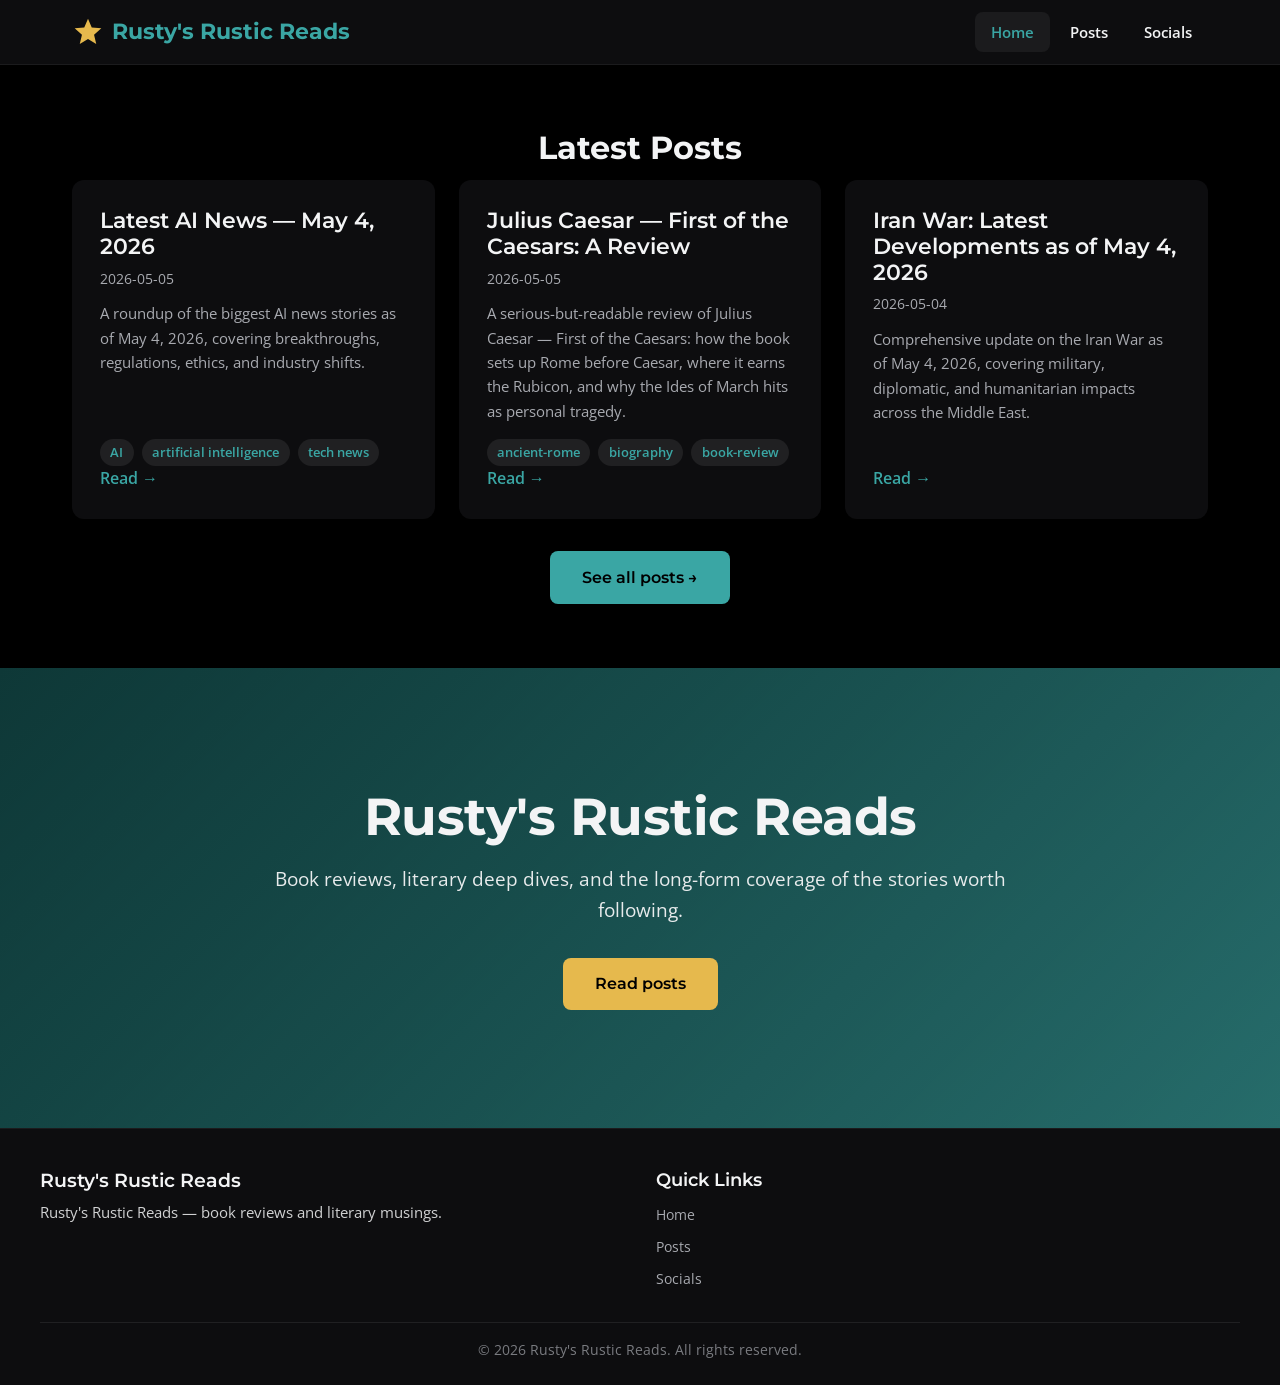
<file: index.html>
<!DOCTYPE html>
<html lang="en">
<head>
    <meta charset="UTF-8">
    <meta name="viewport" content="width=device-width, initial-scale=1.0">
    <meta name="robots" content="index, follow">
    <title>Rusty&#x27;s Rustic Reads | Book reviews and literary musings.</title>
    <meta name="description" content="A cozy corner of the internet where Rusty shares thoughtful book reviews, deep dives into literature, and personal reflections on the stories that shape us.">
    <link rel="canonical" href="https://rostyslav296.github.io/rusty-site/index.html">
        <meta property="og:title" content="Rusty&#x27;s Rustic Reads | Book reviews and literary musings.">
    <meta property="og:description" content="A cozy corner of the internet where Rusty shares thoughtful book reviews, deep dives into literature, and personal reflections on the stories that shape us.">
    <meta property="og:type" content="website">
    <meta property="og:site_name" content="Rusty&#x27;s Rustic Reads">
    <meta property="og:url" content="https://rostyslav296.github.io/rusty-site/index.html">
            <meta name="twitter:card" content="summary_large_image">
    <meta name="twitter:title" content="Rusty&#x27;s Rustic Reads | Book reviews and literary musings.">
    <meta name="twitter:description" content="A cozy corner of the internet where Rusty shares thoughtful book reviews, deep dives into literature, and personal reflections on the stories that shape us.">
        <link rel="preconnect" href="https://fonts.googleapis.com">
    <link rel="preconnect" href="https://fonts.gstatic.com" crossorigin>
    <link href="https://fonts.googleapis.com/css2?family=Montserrat:wght@600;700&family=Open%20Sans:wght@400;600&display=swap" rel="stylesheet">
    <link rel="stylesheet" href="css/styles.css">
    </head>
<body>

    <header class="header">
        <div class="container">
            <a href="index.html" class="logo">
                <svg viewBox="0 0 24 24" xmlns="http://www.w3.org/2000/svg"><path d="M12 2L9.19 8.63L2 9.24L7.46 13.97L5.82 21L12 17.27L18.18 21L16.54 13.97L22 9.24L14.81 8.63L12 2Z"/></svg>
                Rusty&#x27;s Rustic Reads
            </a>
            <button class="nav-toggle" aria-label="Toggle navigation">
                <span></span>
                <span></span>
                <span></span>
            </button>
            <ul class="nav-links">
                <li><a href="index.html">Home</a></li>
                <li><a href="posts.html">Posts</a></li>
                <li><a href="social.html">Socials</a></li>
            </ul>
        </div>
    </header>

    <section class="section" id="latest">
        <div class="container">
            <h2 class="section-title">Latest Posts</h2>
            <div class="reviews-grid">
                <a class="post-card post-card-link" href="posts/2026-05-05-latest-ai-news-may-4-2026.html">
                    <h3>Latest AI News — May 4, 2026</h3>
                    <p class="post-meta">2026-05-05</p>
                    <p class="post-excerpt">A roundup of the biggest AI news stories as of May 4, 2026, covering breakthroughs, regulations, ethics, and industry shifts.</p>
                    <div><span class="post-tag">AI</span> <span class="post-tag">artificial intelligence</span> <span class="post-tag">tech news</span></div>
                    <span class="post-card-cta">Read &rarr;</span>
                </a>
                <a class="post-card post-card-link" href="posts/2026-05-05-julius-caesar-first-of-the-caesars.html">
                    <h3>Julius Caesar — First of the Caesars: A Review</h3>
                    <p class="post-meta">2026-05-05</p>
                    <p class="post-excerpt">A serious-but-readable review of Julius Caesar — First of the Caesars: how the book sets up Rome before Caesar, where it earns the Rubicon, and why the Ides of March hits as personal tragedy.</p>
                    <div><span class="post-tag">ancient-rome</span> <span class="post-tag">biography</span> <span class="post-tag">book-review</span></div>
                    <span class="post-card-cta">Read &rarr;</span>
                </a>
                <a class="post-card post-card-link" href="posts/2026-05-04-iran-war-latest-developments-may-4.html">
                    <h3>Iran War: Latest Developments as of May 4, 2026</h3>
                    <p class="post-meta">2026-05-04</p>
                    <p class="post-excerpt">Comprehensive update on the Iran War as of May 4, 2026, covering military, diplomatic, and humanitarian impacts across the Middle East.</p>
                    <span class="post-card-cta">Read &rarr;</span>
                </a>
            </div>
            <p class="text-center mt-2"><a href="posts.html" class="btn btn-teal">See all posts &rarr;</a></p>
        </div>
    </section>

    <section class="hero">
        <div class="hero-content">
            <h1>Rusty&#x27;s Rustic Reads</h1>
            <p class="tagline">Book reviews, literary deep dives, and the long-form coverage of the stories worth following.</p>
            <div class="cta-buttons">
                <a href="posts.html" class="btn btn-primary">Read posts</a>
            </div>
        </div>
    </section>

    <footer class="footer">
        <div class="footer-content">
            <div class="footer-info">
                <h3>Rusty&#x27;s Rustic Reads</h3>
                <p>Rusty&#x27;s Rustic Reads — book reviews and literary musings.</p>
            </div>
            <div class="footer-links">
                <h4>Quick Links</h4>
                <ul>
                    <li><a href="index.html">Home</a></li>
                    <li><a href="posts.html">Posts</a></li>
                    <li><a href="social.html">Socials</a></li>
                </ul>
            </div>
        </div>
        <div class="footer-bottom">&copy; 2026 Rusty&#x27;s Rustic Reads. All rights reserved.</div>
    </footer>

    <script src="js/main.js"></script>
</body>
</html>
</file>
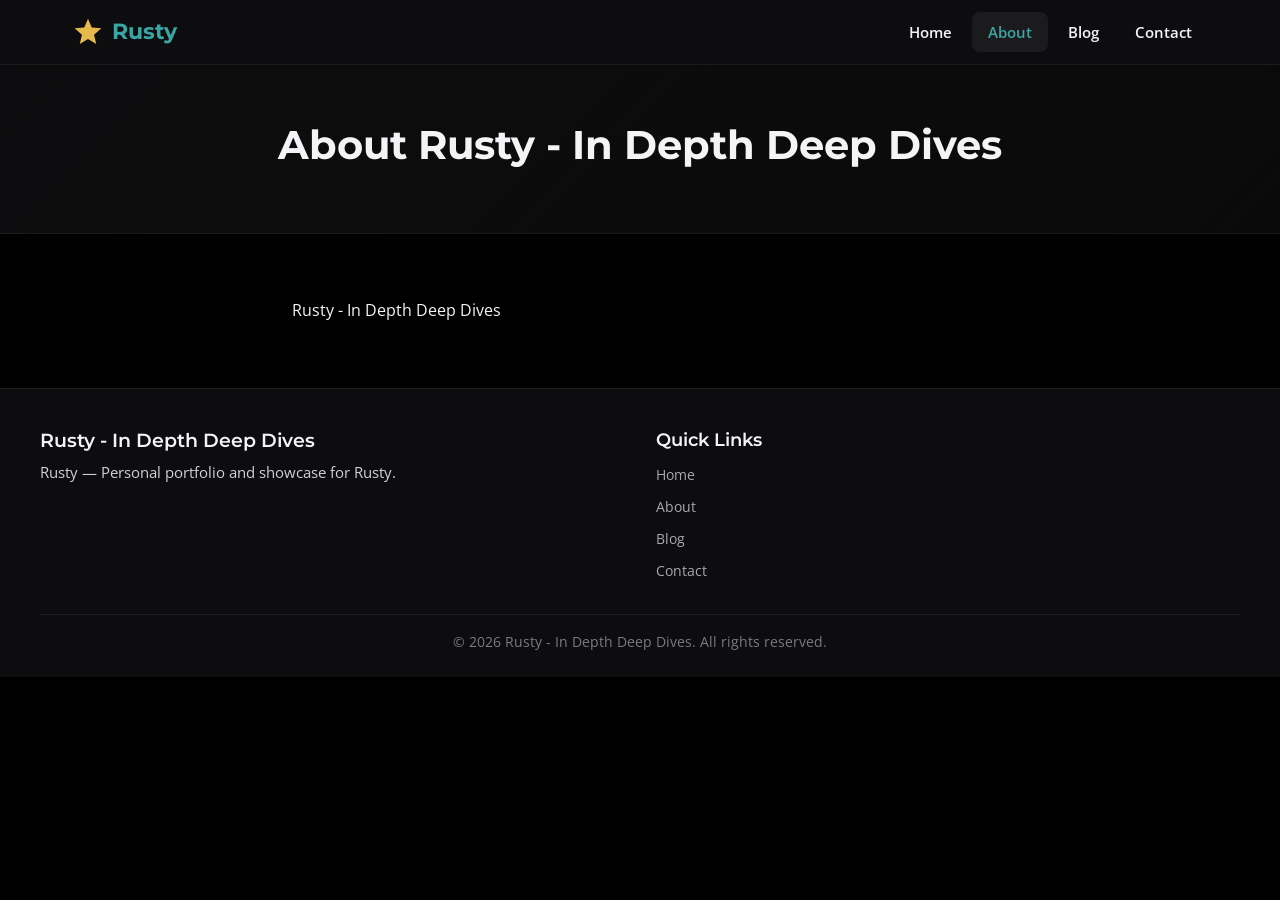
<file: about.html>
<!DOCTYPE html>
<html lang="en">
<head>
    <meta charset="UTF-8">
    <meta name="viewport" content="width=device-width, initial-scale=1.0">
    <meta name="robots" content="index, follow">
    <title>About | Rusty - In Depth Deep Dives</title>
    <meta name="description" content="Rusty - In Depth Deep Dives">
    <link rel="canonical" href="https://rostyslav296.github.io/rusty-site/about.html">
        <meta property="og:title" content="About | Rusty - In Depth Deep Dives">
    <meta property="og:description" content="Rusty - In Depth Deep Dives">
    <meta property="og:type" content="website">
    <meta property="og:site_name" content="Rusty - In Depth Deep Dives">
    <meta property="og:url" content="https://rostyslav296.github.io/rusty-site/about.html">
            <meta name="twitter:card" content="summary_large_image">
    <meta name="twitter:title" content="About | Rusty - In Depth Deep Dives">
    <meta name="twitter:description" content="Rusty - In Depth Deep Dives">
        <link rel="preconnect" href="https://fonts.googleapis.com">
    <link rel="preconnect" href="https://fonts.gstatic.com" crossorigin>
    <link href="https://fonts.googleapis.com/css2?family=Montserrat:wght@600;700&family=Open%20Sans:wght@400;600&display=swap" rel="stylesheet">
    <link rel="stylesheet" href="css/styles.css">
    </head>
<body>

    <header class="header">
        <div class="container">
            <a href="index.html" class="logo">
                <svg viewBox="0 0 24 24" xmlns="http://www.w3.org/2000/svg"><path d="M12 2L9.19 8.63L2 9.24L7.46 13.97L5.82 21L12 17.27L18.18 21L16.54 13.97L22 9.24L14.81 8.63L12 2Z"/></svg>
                Rusty
            </a>
            <button class="nav-toggle" aria-label="Toggle navigation">
                <span></span>
                <span></span>
                <span></span>
            </button>
            <ul class="nav-links">
                <li><a href="index.html">Home</a></li>
                <li><a href="about.html">About</a></li>
                <li><a href="blog/index.html">Blog</a></li>
                <li><a href="contact.html">Contact</a></li>
            </ul>
        </div>
    </header>

    <section class="page-header">
        <h1>About Rusty - In Depth Deep Dives</h1>
        <p></p>
    </section>

    <section class="section">
        <div class="container" style="max-width: 760px;">
                <p>Rusty - In Depth Deep Dives</p>
        </div>
    </section>

    <footer class="footer">
        <div class="footer-content">
            <div class="footer-info">
                <h3>Rusty - In Depth Deep Dives</h3>
                <p>Rusty — Personal portfolio and showcase for Rusty.</p>
            </div>
            <div class="footer-links">
                <h4>Quick Links</h4>
                <ul>
                    <li><a href="index.html">Home</a></li>
                    <li><a href="about.html">About</a></li>
                    <li><a href="blog/index.html">Blog</a></li>
                    <li><a href="contact.html">Contact</a></li>
                </ul>
            </div>
        </div>
        <div class="footer-bottom">&copy; 2026 Rusty - In Depth Deep Dives. All rights reserved.</div>
    </footer>

    <script src="js/main.js"></script>
</body>
</html>
</file>
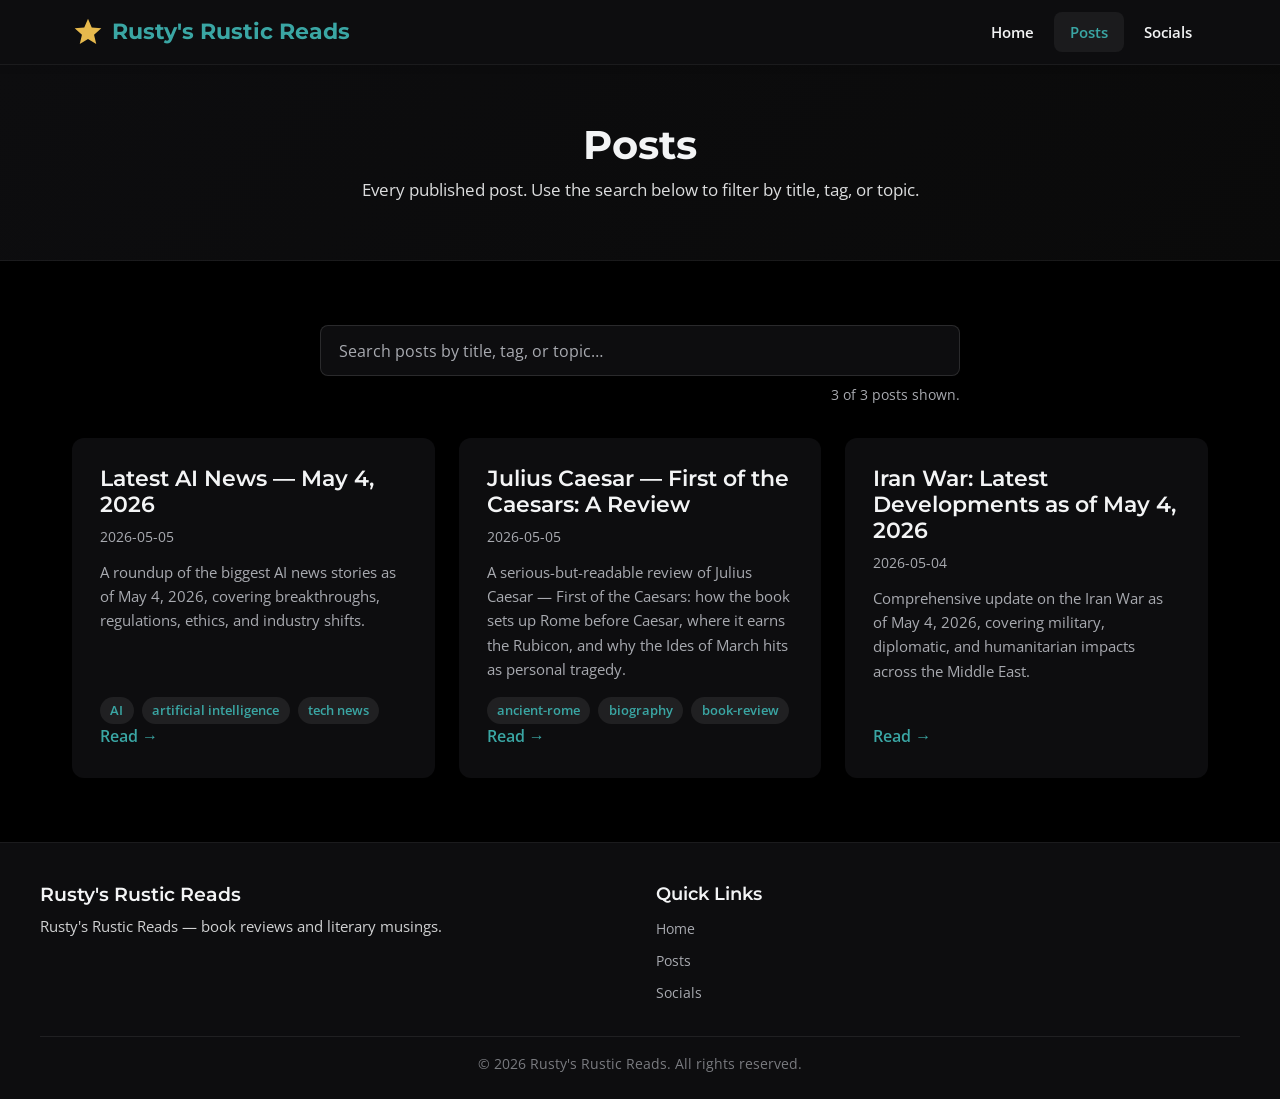
<file: posts.html>
<!DOCTYPE html>
<html lang="en">
<head>
    <meta charset="UTF-8">
    <meta name="viewport" content="width=device-width, initial-scale=1.0">
    <meta name="robots" content="index, follow">
    <title>All Posts | Rusty&amp;#x27;s Rustic Reads — Long-Form Articles &amp; Coverage</title>
    <meta name="description" content="Every published post from Rusty&#x27;s Rustic Reads — long-form articles, in-depth coverage, and analysis. Search by title, tag, or topic.">
    <link rel="canonical" href="https://rostyslav296.github.io/rusty-site/posts.html">
        <meta property="og:title" content="All Posts | Rusty&amp;#x27;s Rustic Reads — Long-Form Articles &amp; Coverage">
    <meta property="og:description" content="Every published post from Rusty&#x27;s Rustic Reads — long-form articles, in-depth coverage, and analysis. Search by title, tag, or topic.">
    <meta property="og:type" content="website">
    <meta property="og:site_name" content="Rusty&#x27;s Rustic Reads">
    <meta property="og:url" content="https://rostyslav296.github.io/rusty-site/posts.html">
            <meta name="twitter:card" content="summary_large_image">
    <meta name="twitter:title" content="All Posts | Rusty&amp;#x27;s Rustic Reads — Long-Form Articles &amp; Coverage">
    <meta name="twitter:description" content="Every published post from Rusty&#x27;s Rustic Reads — long-form articles, in-depth coverage, and analysis. Search by title, tag, or topic.">
        <link rel="preconnect" href="https://fonts.googleapis.com">
    <link rel="preconnect" href="https://fonts.gstatic.com" crossorigin>
    <link href="https://fonts.googleapis.com/css2?family=Montserrat:wght@600;700&family=Open%20Sans:wght@400;600&display=swap" rel="stylesheet">
    <link rel="stylesheet" href="css/styles.css">
    </head>
<body>

    <header class="header">
        <div class="container">
            <a href="index.html" class="logo">
                <svg viewBox="0 0 24 24" xmlns="http://www.w3.org/2000/svg"><path d="M12 2L9.19 8.63L2 9.24L7.46 13.97L5.82 21L12 17.27L18.18 21L16.54 13.97L22 9.24L14.81 8.63L12 2Z"/></svg>
                Rusty&#x27;s Rustic Reads
            </a>
            <button class="nav-toggle" aria-label="Toggle navigation">
                <span></span>
                <span></span>
                <span></span>
            </button>
            <ul class="nav-links">
                <li><a href="index.html">Home</a></li>
                <li><a href="posts.html">Posts</a></li>
                <li><a href="social.html">Socials</a></li>
            </ul>
        </div>
    </header>

    <section class="page-header">
        <h1>Posts</h1>
        <p>Every published post. Use the search below to filter by title, tag, or topic.</p>
    </section>

    <section class="section">
        <div class="container">
            <div class="post-search">
                <input type="search" id="post-search-input" placeholder="Search posts by title, tag, or topic…" autocomplete="off" aria-label="Search posts">
                <p class="post-search-meta"><span id="post-search-count">3</span> of 3 posts shown.</p>
            </div>
            <div class="reviews-grid" id="post-grid">
                <a class="post-card post-card-link"
                   href="posts/2026-05-05-latest-ai-news-may-4-2026.html"
                   data-search="latest ai news — may 4, 2026 a roundup of the biggest ai news stories as of may 4, 2026, covering breakthroughs, regulations, ethics, and industry shifts. ai artificial intelligence tech news may 2026"
                   data-date="2026-05-05">
                    <h3>Latest AI News — May 4, 2026</h3>
                    <p class="post-meta">2026-05-05</p>
                    <p class="post-excerpt">A roundup of the biggest AI news stories as of May 4, 2026, covering breakthroughs, regulations, ethics, and industry shifts.</p>
                    <div><span class="post-tag">AI</span> <span class="post-tag">artificial intelligence</span> <span class="post-tag">tech news</span></div>
                    <span class="post-card-cta">Read &rarr;</span>
                </a>
                <a class="post-card post-card-link"
                   href="posts/2026-05-05-julius-caesar-first-of-the-caesars.html"
                   data-search="julius caesar — first of the caesars: a review a serious-but-readable review of julius caesar — first of the caesars: how the book sets up rome before caesar, where it earns the rubicon, and why the ides of march hits as personal tragedy. ancient-rome biography book-review"
                   data-date="2026-05-05">
                    <h3>Julius Caesar — First of the Caesars: A Review</h3>
                    <p class="post-meta">2026-05-05</p>
                    <p class="post-excerpt">A serious-but-readable review of Julius Caesar — First of the Caesars: how the book sets up Rome before Caesar, where it earns the Rubicon, and why the Ides of March hits as personal tragedy.</p>
                    <div><span class="post-tag">ancient-rome</span> <span class="post-tag">biography</span> <span class="post-tag">book-review</span></div>
                    <span class="post-card-cta">Read &rarr;</span>
                </a>
                <a class="post-card post-card-link"
                   href="posts/2026-05-04-iran-war-latest-developments-may-4.html"
                   data-search="iran war: latest developments as of may 4, 2026 comprehensive update on the iran war as of may 4, 2026, covering military, diplomatic, and humanitarian impacts across the middle east. "
                   data-date="2026-05-04">
                    <h3>Iran War: Latest Developments as of May 4, 2026</h3>
                    <p class="post-meta">2026-05-04</p>
                    <p class="post-excerpt">Comprehensive update on the Iran War as of May 4, 2026, covering military, diplomatic, and humanitarian impacts across the Middle East.</p>
                    <span class="post-card-cta">Read &rarr;</span>
                </a>
            </div>
            <p class="post-search-empty" id="post-search-empty" hidden>No posts match your search.</p>
        </div>
    </section>

    <footer class="footer">
        <div class="footer-content">
            <div class="footer-info">
                <h3>Rusty&#x27;s Rustic Reads</h3>
                <p>Rusty&#x27;s Rustic Reads — book reviews and literary musings.</p>
            </div>
            <div class="footer-links">
                <h4>Quick Links</h4>
                <ul>
                    <li><a href="index.html">Home</a></li>
                    <li><a href="posts.html">Posts</a></li>
                    <li><a href="social.html">Socials</a></li>
                </ul>
            </div>
        </div>
        <div class="footer-bottom">&copy; 2026 Rusty&#x27;s Rustic Reads. All rights reserved.</div>
    </footer>

    <script src="js/main.js"></script>
</body>
</html>
</file>
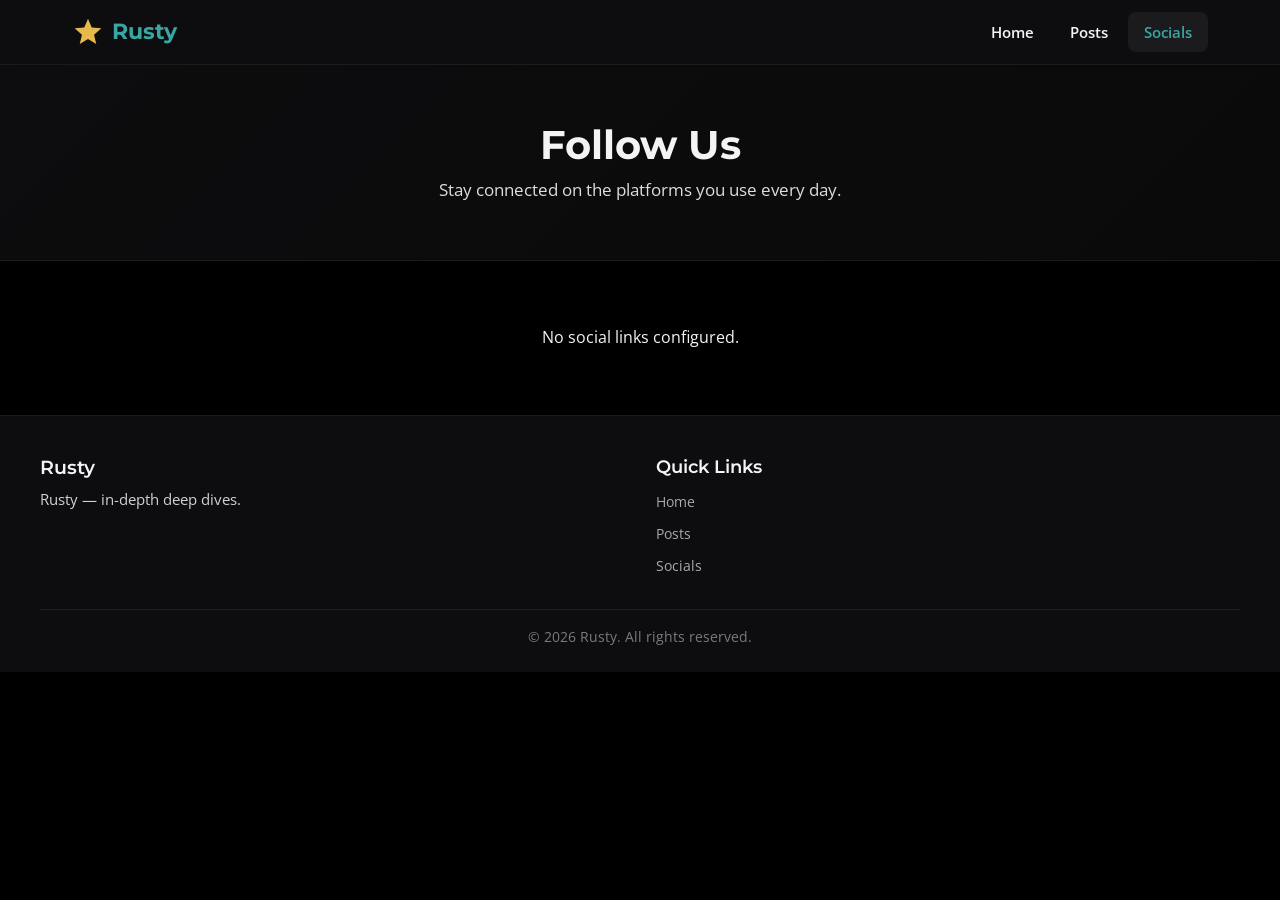
<file: social.html>
<!DOCTYPE html>
<html lang="en">
<head>
    <meta charset="UTF-8">
    <meta name="viewport" content="width=device-width, initial-scale=1.0">
    <meta name="robots" content="index, follow">
    <title>Follow Rusty on Social Media | Rusty</title>
    <meta name="description" content="Follow Rusty on the platforms you use every day — stay connected for new posts, behind-the-scenes details, and updates.">
    <link rel="canonical" href="https://rostyslav296.github.io/rusty-site/social.html">
        <meta property="og:title" content="Follow Rusty on Social Media | Rusty">
    <meta property="og:description" content="Follow Rusty on the platforms you use every day — stay connected for new posts, behind-the-scenes details, and updates.">
    <meta property="og:type" content="website">
    <meta property="og:site_name" content="Rusty">
    <meta property="og:url" content="https://rostyslav296.github.io/rusty-site/social.html">
            <meta name="twitter:card" content="summary_large_image">
    <meta name="twitter:title" content="Follow Rusty on Social Media | Rusty">
    <meta name="twitter:description" content="Follow Rusty on the platforms you use every day — stay connected for new posts, behind-the-scenes details, and updates.">
        <link rel="preconnect" href="https://fonts.googleapis.com">
    <link rel="preconnect" href="https://fonts.gstatic.com" crossorigin>
    <link href="https://fonts.googleapis.com/css2?family=Montserrat:wght@600;700&family=Open%20Sans:wght@400;600&display=swap" rel="stylesheet">
    <link rel="stylesheet" href="css/styles.css">
    </head>
<body>

    <header class="header">
        <div class="container">
            <a href="index.html" class="logo">
                <svg viewBox="0 0 24 24" xmlns="http://www.w3.org/2000/svg"><path d="M12 2L9.19 8.63L2 9.24L7.46 13.97L5.82 21L12 17.27L18.18 21L16.54 13.97L22 9.24L14.81 8.63L12 2Z"/></svg>
                Rusty
            </a>
            <button class="nav-toggle" aria-label="Toggle navigation">
                <span></span>
                <span></span>
                <span></span>
            </button>
            <ul class="nav-links">
                <li><a href="index.html">Home</a></li>
                <li><a href="posts.html">Posts</a></li>
                <li><a href="social.html">Socials</a></li>
            </ul>
        </div>
    </header>

    <section class="page-header">
        <h1>Follow Us</h1>
        <p>Stay connected on the platforms you use every day.</p>
    </section>

    <section class="section">
        <div class="container">
            <div class="social-grid">
                <p style="text-align:center;">No social links configured.</p>
            </div>
        </div>
    </section>

    <footer class="footer">
        <div class="footer-content">
            <div class="footer-info">
                <h3>Rusty</h3>
                <p>Rusty — in-depth deep dives.</p>
            </div>
            <div class="footer-links">
                <h4>Quick Links</h4>
                <ul>
                    <li><a href="index.html">Home</a></li>
                    <li><a href="posts.html">Posts</a></li>
                    <li><a href="social.html">Socials</a></li>
                </ul>
            </div>
        </div>
        <div class="footer-bottom">&copy; 2026 Rusty. All rights reserved.</div>
    </footer>

    <script src="js/main.js"></script>
</body>
</html>
</file>
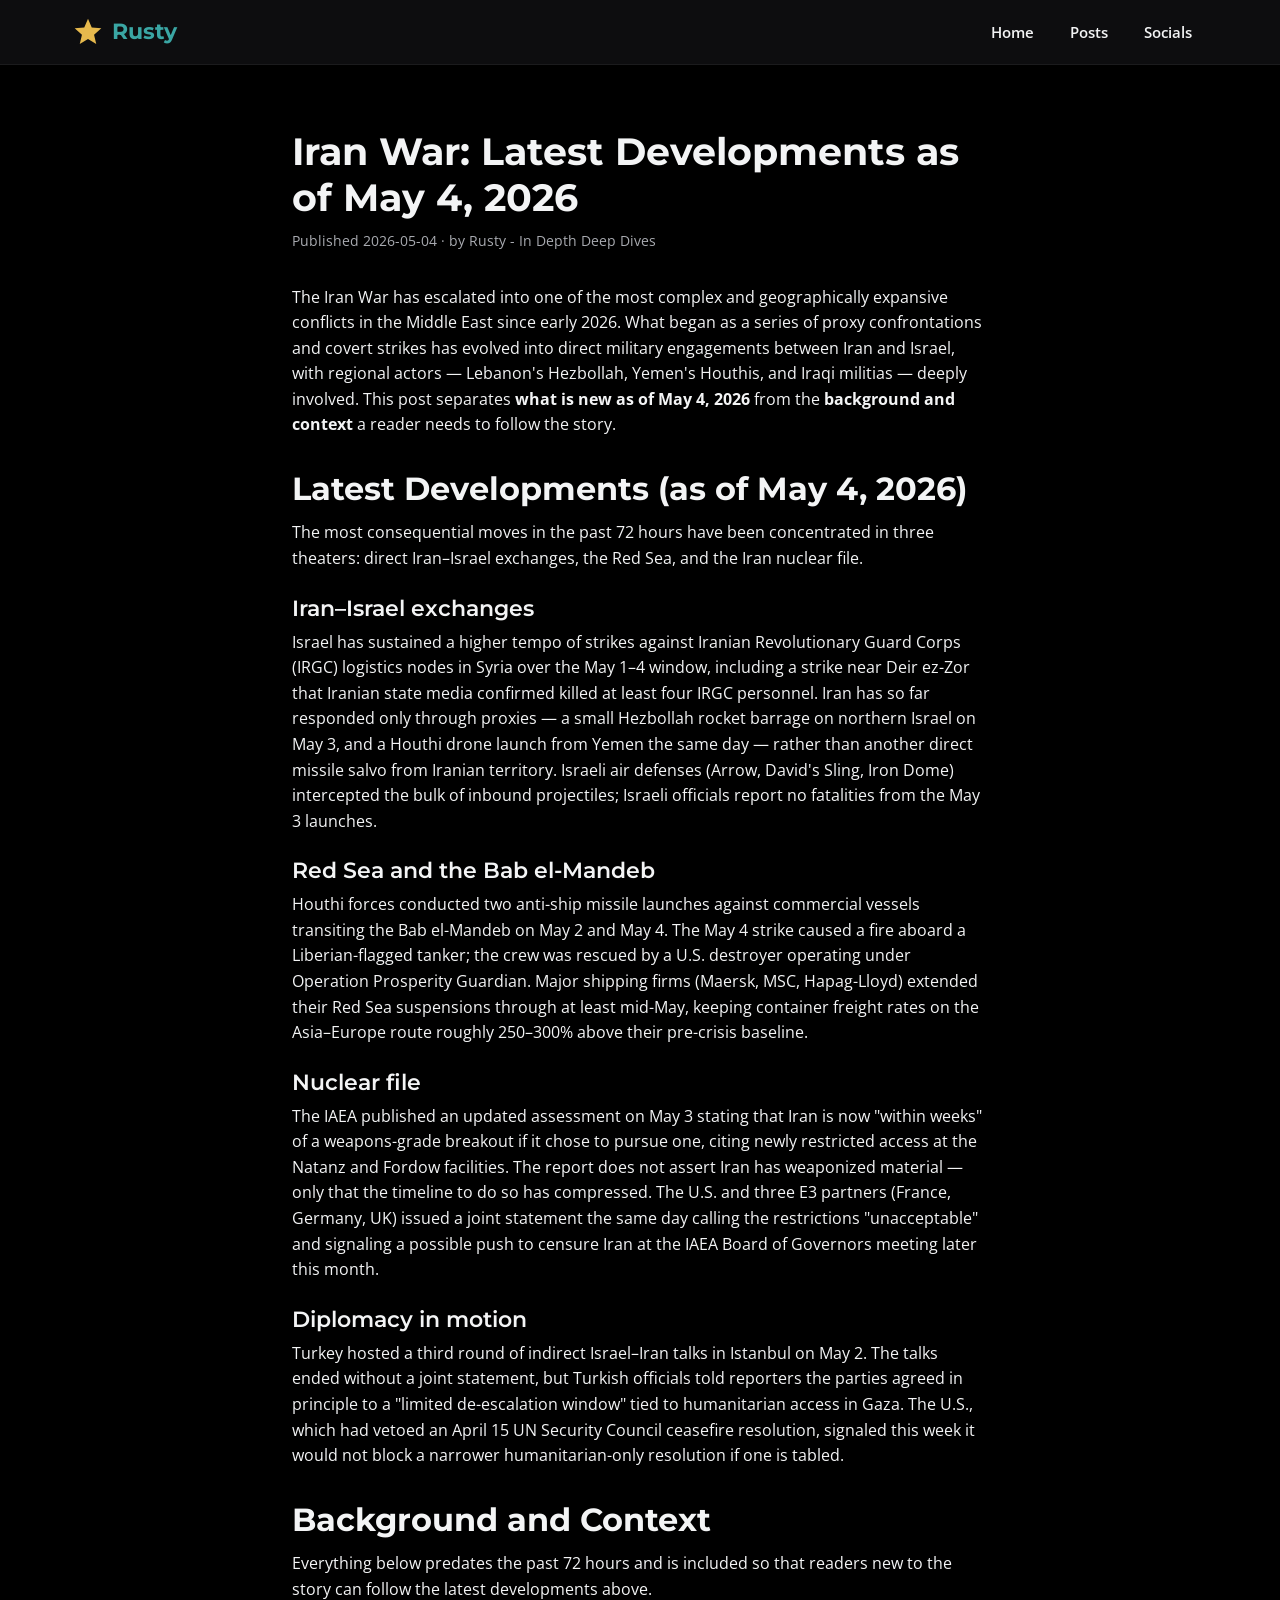
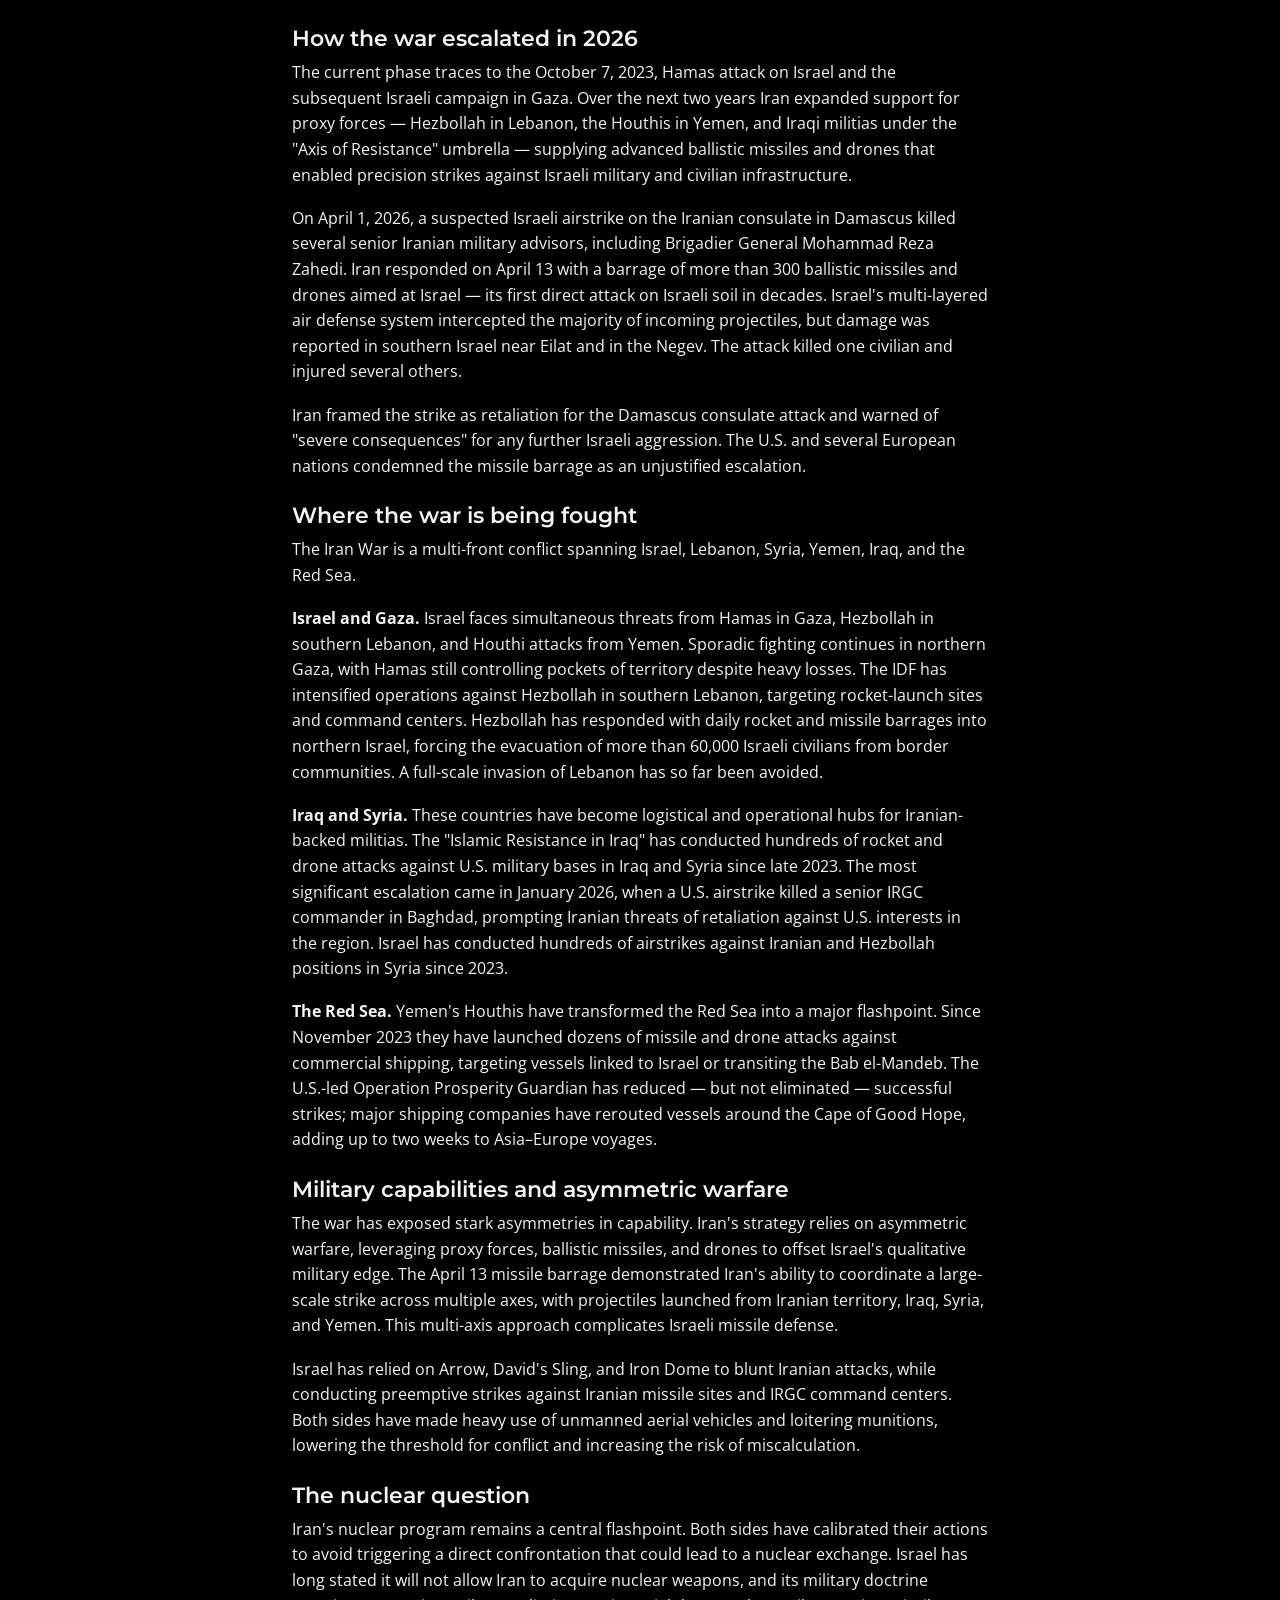
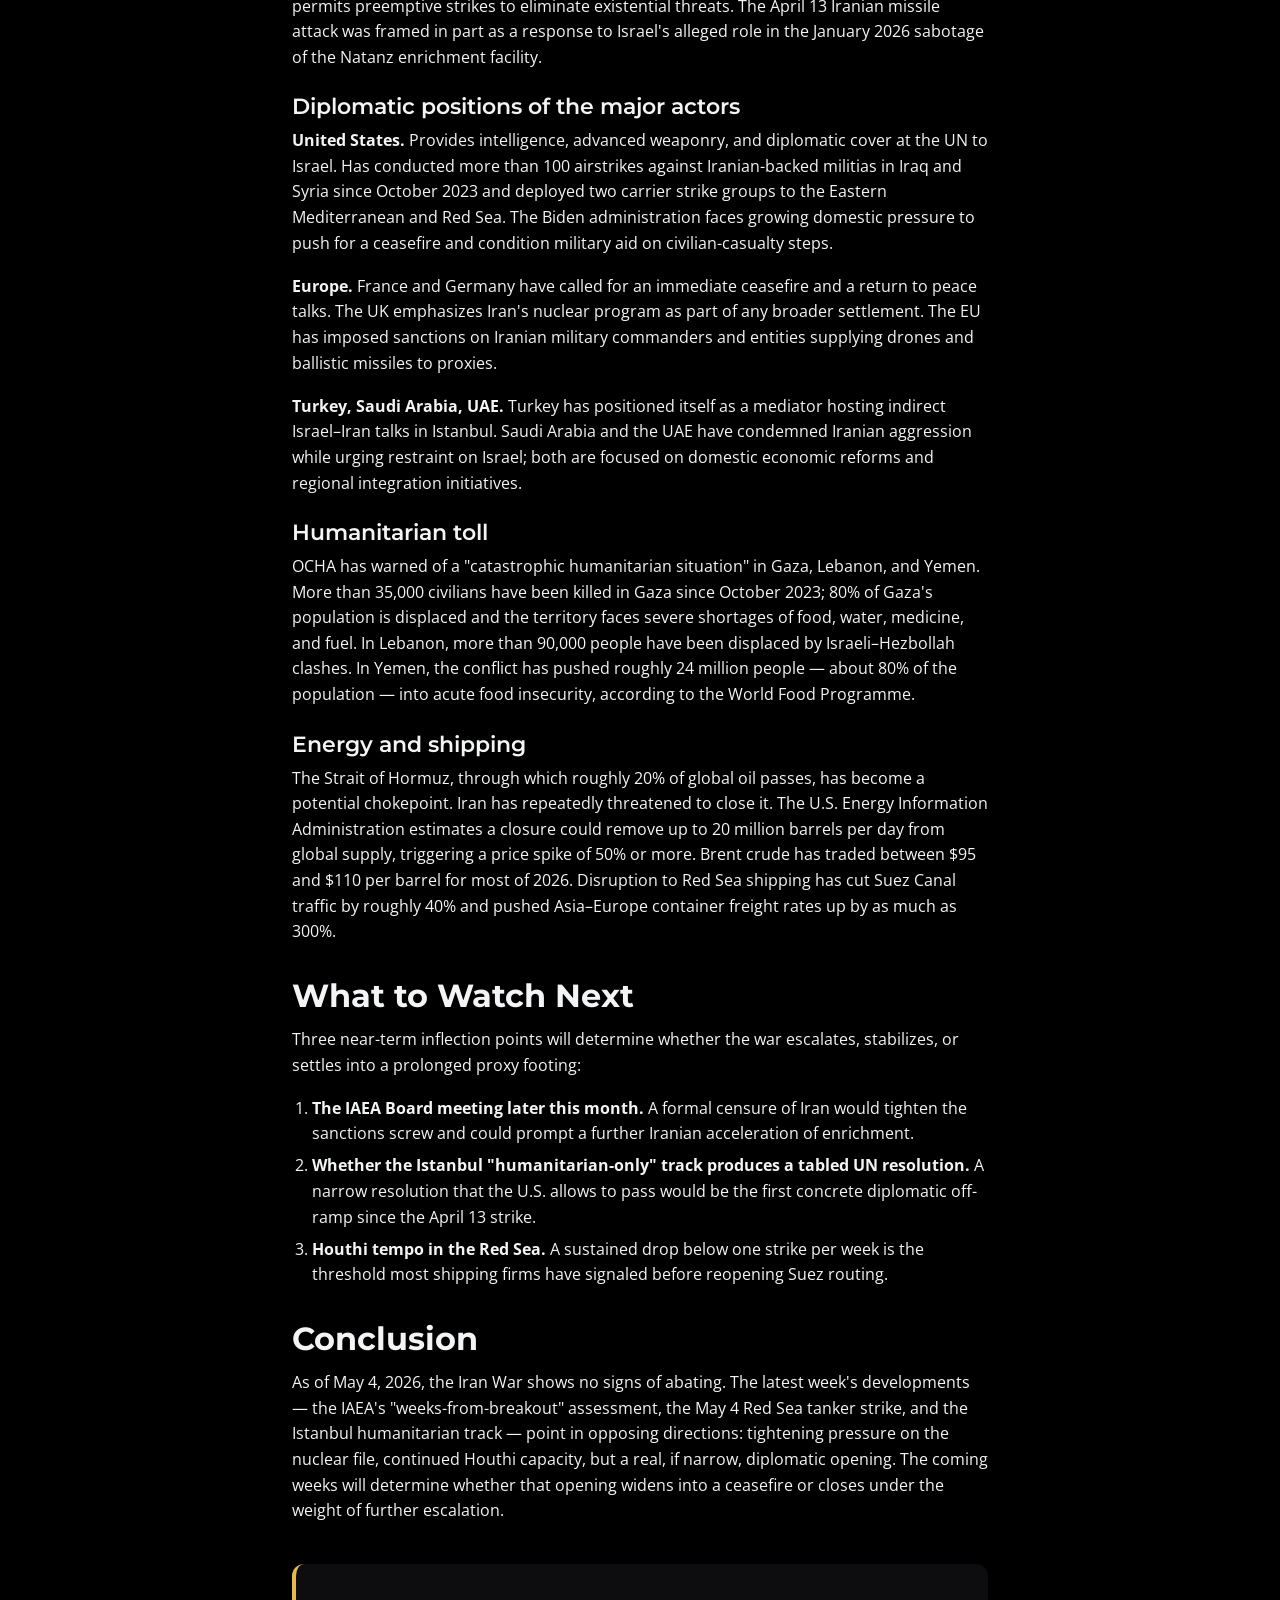
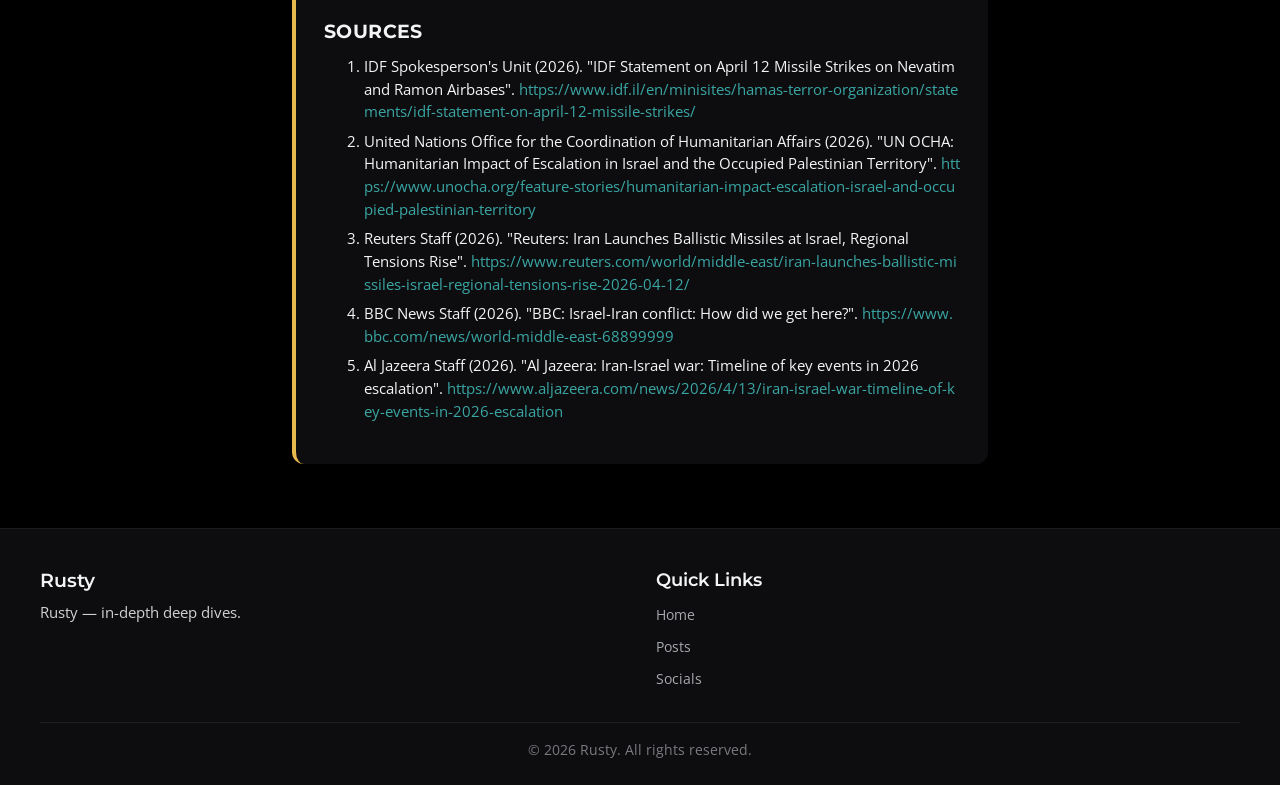
<file: posts/2026-05-04-iran-war-latest-developments-may-4.html>
<!DOCTYPE html>
<html lang="en">
<head>
    <meta charset="UTF-8">
    <meta name="viewport" content="width=device-width, initial-scale=1.0">
    <meta name="robots" content="index, follow">
    <title>Iran War: Latest Developments as of May 4, 2026 | Rusty</title>
    <meta name="description" content="Comprehensive update on the Iran War as of May 4, 2026, covering military, diplomatic, and humanitarian impacts across the Middle East.">
    <link rel="canonical" href="https://rostyslav296.github.io/rusty-site/posts/2026-05-04-iran-war-latest-developments-may-4.html">
        <meta property="og:title" content="Iran War: Latest Developments as of May 4, 2026 | Rusty">
    <meta property="og:description" content="Comprehensive update on the Iran War as of May 4, 2026, covering military, diplomatic, and humanitarian impacts across the Middle East.">
    <meta property="og:type" content="article">
    <meta property="og:site_name" content="Rusty">
    <meta property="og:url" content="https://rostyslav296.github.io/rusty-site/posts/2026-05-04-iran-war-latest-developments-may-4.html">
            <meta name="twitter:card" content="summary_large_image">
    <meta name="twitter:title" content="Iran War: Latest Developments as of May 4, 2026 | Rusty">
    <meta name="twitter:description" content="Comprehensive update on the Iran War as of May 4, 2026, covering military, diplomatic, and humanitarian impacts across the Middle East.">
        <link rel="preconnect" href="https://fonts.googleapis.com">
    <link rel="preconnect" href="https://fonts.gstatic.com" crossorigin>
    <link href="https://fonts.googleapis.com/css2?family=Montserrat:wght@600;700&family=Open%20Sans:wght@400;600&display=swap" rel="stylesheet">
    <link rel="stylesheet" href="../css/styles.css">
    <script type="application/ld+json">{"@context": "https://schema.org", "@type": "Article", "headline": "Iran War: Latest Developments as of May 4, 2026", "description": "Comprehensive update on the Iran War as of May 4, 2026, covering military, diplomatic, and humanitarian impacts across the Middle East.", "datePublished": "2026-05-04", "author": {"@type": "Person", "name": "Rusty - In Depth Deep Dives"}, "mainEntityOfPage": {"@type": "WebPage", "@id": "https://rostyslav296.github.io/rusty-site/posts/2026-05-04-iran-war-latest-developments-may-4.html"}}</script>
</head>
<body>

    <header class="header">
        <div class="container">
            <a href="../index.html" class="logo">
                <svg viewBox="0 0 24 24" xmlns="http://www.w3.org/2000/svg"><path d="M12 2L9.19 8.63L2 9.24L7.46 13.97L5.82 21L12 17.27L18.18 21L16.54 13.97L22 9.24L14.81 8.63L12 2Z"/></svg>
                Rusty
            </a>
            <button class="nav-toggle" aria-label="Toggle navigation">
                <span></span>
                <span></span>
                <span></span>
            </button>
            <ul class="nav-links">
                <li><a href="../index.html">Home</a></li>
                <li><a href="../posts.html">Posts</a></li>
                <li><a href="../social.html">Socials</a></li>
            </ul>
        </div>
    </header>

    <article class="post-body">
            <h1>Iran War: Latest Developments as of May 4, 2026</h1>
            <p class="post-meta">Published 2026-05-04 · by Rusty - In Depth Deep Dives</p>
            <p>The Iran War has escalated into one of the most complex and geographically expansive conflicts in the Middle East since early 2026. What began as a series of proxy confrontations and covert strikes has evolved into direct military engagements between Iran and Israel, with regional actors — Lebanon's Hezbollah, Yemen's Houthis, and Iraqi militias — deeply involved. This post separates <strong>what is new as of May 4, 2026</strong> from the <strong>background and context</strong> a reader needs to follow the story.</p>
<h2>Latest Developments (as of May 4, 2026)</h2>
<p>The most consequential moves in the past 72 hours have been concentrated in three theaters: direct Iran–Israel exchanges, the Red Sea, and the Iran nuclear file.</p>
<h3>Iran–Israel exchanges</h3>
<p>Israel has sustained a higher tempo of strikes against Iranian Revolutionary Guard Corps (IRGC) logistics nodes in Syria over the May 1–4 window, including a strike near Deir ez-Zor that Iranian state media confirmed killed at least four IRGC personnel. Iran has so far responded only through proxies — a small Hezbollah rocket barrage on northern Israel on May 3, and a Houthi drone launch from Yemen the same day — rather than another direct missile salvo from Iranian territory. Israeli air defenses (Arrow, David's Sling, Iron Dome) intercepted the bulk of inbound projectiles; Israeli officials report no fatalities from the May 3 launches.</p>
<h3>Red Sea and the Bab el-Mandeb</h3>
<p>Houthi forces conducted two anti-ship missile launches against commercial vessels transiting the Bab el-Mandeb on May 2 and May 4. The May 4 strike caused a fire aboard a Liberian-flagged tanker; the crew was rescued by a U.S. destroyer operating under Operation Prosperity Guardian. Major shipping firms (Maersk, MSC, Hapag-Lloyd) extended their Red Sea suspensions through at least mid-May, keeping container freight rates on the Asia–Europe route roughly 250–300% above their pre-crisis baseline.</p>
<h3>Nuclear file</h3>
<p>The IAEA published an updated assessment on May 3 stating that Iran is now "within weeks" of a weapons-grade breakout if it chose to pursue one, citing newly restricted access at the Natanz and Fordow facilities. The report does not assert Iran has weaponized material — only that the timeline to do so has compressed. The U.S. and three E3 partners (France, Germany, UK) issued a joint statement the same day calling the restrictions "unacceptable" and signaling a possible push to censure Iran at the IAEA Board of Governors meeting later this month.</p>
<h3>Diplomacy in motion</h3>
<p>Turkey hosted a third round of indirect Israel–Iran talks in Istanbul on May 2. The talks ended without a joint statement, but Turkish officials told reporters the parties agreed in principle to a "limited de-escalation window" tied to humanitarian access in Gaza. The U.S., which had vetoed an April 15 UN Security Council ceasefire resolution, signaled this week it would not block a narrower humanitarian-only resolution if one is tabled.</p>
<h2>Background and Context</h2>
<p>Everything below predates the past 72 hours and is included so that readers new to the story can follow the latest developments above.</p>
<h3>How the war escalated in 2026</h3>
<p>The current phase traces to the October 7, 2023, Hamas attack on Israel and the subsequent Israeli campaign in Gaza. Over the next two years Iran expanded support for proxy forces — Hezbollah in Lebanon, the Houthis in Yemen, and Iraqi militias under the "Axis of Resistance" umbrella — supplying advanced ballistic missiles and drones that enabled precision strikes against Israeli military and civilian infrastructure.</p>
<p>On April 1, 2026, a suspected Israeli airstrike on the Iranian consulate in Damascus killed several senior Iranian military advisors, including Brigadier General Mohammad Reza Zahedi. Iran responded on April 13 with a barrage of more than 300 ballistic missiles and drones aimed at Israel — its first direct attack on Israeli soil in decades. Israel's multi-layered air defense system intercepted the majority of incoming projectiles, but damage was reported in southern Israel near Eilat and in the Negev. The attack killed one civilian and injured several others.</p>
<p>Iran framed the strike as retaliation for the Damascus consulate attack and warned of "severe consequences" for any further Israeli aggression. The U.S. and several European nations condemned the missile barrage as an unjustified escalation.</p>
<h3>Where the war is being fought</h3>
<p>The Iran War is a multi-front conflict spanning Israel, Lebanon, Syria, Yemen, Iraq, and the Red Sea.</p>
<p><strong>Israel and Gaza.</strong> Israel faces simultaneous threats from Hamas in Gaza, Hezbollah in southern Lebanon, and Houthi attacks from Yemen. Sporadic fighting continues in northern Gaza, with Hamas still controlling pockets of territory despite heavy losses. The IDF has intensified operations against Hezbollah in southern Lebanon, targeting rocket-launch sites and command centers. Hezbollah has responded with daily rocket and missile barrages into northern Israel, forcing the evacuation of more than 60,000 Israeli civilians from border communities. A full-scale invasion of Lebanon has so far been avoided.</p>
<p><strong>Iraq and Syria.</strong> These countries have become logistical and operational hubs for Iranian-backed militias. The "Islamic Resistance in Iraq" has conducted hundreds of rocket and drone attacks against U.S. military bases in Iraq and Syria since late 2023. The most significant escalation came in January 2026, when a U.S. airstrike killed a senior IRGC commander in Baghdad, prompting Iranian threats of retaliation against U.S. interests in the region. Israel has conducted hundreds of airstrikes against Iranian and Hezbollah positions in Syria since 2023.</p>
<p><strong>The Red Sea.</strong> Yemen's Houthis have transformed the Red Sea into a major flashpoint. Since November 2023 they have launched dozens of missile and drone attacks against commercial shipping, targeting vessels linked to Israel or transiting the Bab el-Mandeb. The U.S.-led Operation Prosperity Guardian has reduced — but not eliminated — successful strikes; major shipping companies have rerouted vessels around the Cape of Good Hope, adding up to two weeks to Asia–Europe voyages.</p>
<h3>Military capabilities and asymmetric warfare</h3>
<p>The war has exposed stark asymmetries in capability. Iran's strategy relies on asymmetric warfare, leveraging proxy forces, ballistic missiles, and drones to offset Israel's qualitative military edge. The April 13 missile barrage demonstrated Iran's ability to coordinate a large-scale strike across multiple axes, with projectiles launched from Iranian territory, Iraq, Syria, and Yemen. This multi-axis approach complicates Israeli missile defense.</p>
<p>Israel has relied on Arrow, David's Sling, and Iron Dome to blunt Iranian attacks, while conducting preemptive strikes against Iranian missile sites and IRGC command centers. Both sides have made heavy use of unmanned aerial vehicles and loitering munitions, lowering the threshold for conflict and increasing the risk of miscalculation.</p>
<h3>The nuclear question</h3>
<p>Iran's nuclear program remains a central flashpoint. Both sides have calibrated their actions to avoid triggering a direct confrontation that could lead to a nuclear exchange. Israel has long stated it will not allow Iran to acquire nuclear weapons, and its military doctrine permits preemptive strikes to eliminate existential threats. The April 13 Iranian missile attack was framed in part as a response to Israel's alleged role in the January 2026 sabotage of the Natanz enrichment facility.</p>
<h3>Diplomatic positions of the major actors</h3>
<p><strong>United States.</strong> Provides intelligence, advanced weaponry, and diplomatic cover at the UN to Israel. Has conducted more than 100 airstrikes against Iranian-backed militias in Iraq and Syria since October 2023 and deployed two carrier strike groups to the Eastern Mediterranean and Red Sea. The Biden administration faces growing domestic pressure to push for a ceasefire and condition military aid on civilian-casualty steps.</p>
<p><strong>Europe.</strong> France and Germany have called for an immediate ceasefire and a return to peace talks. The UK emphasizes Iran's nuclear program as part of any broader settlement. The EU has imposed sanctions on Iranian military commanders and entities supplying drones and ballistic missiles to proxies.</p>
<p><strong>Turkey, Saudi Arabia, UAE.</strong> Turkey has positioned itself as a mediator hosting indirect Israel–Iran talks in Istanbul. Saudi Arabia and the UAE have condemned Iranian aggression while urging restraint on Israel; both are focused on domestic economic reforms and regional integration initiatives.</p>
<h3>Humanitarian toll</h3>
<p>OCHA has warned of a "catastrophic humanitarian situation" in Gaza, Lebanon, and Yemen. More than 35,000 civilians have been killed in Gaza since October 2023; 80% of Gaza's population is displaced and the territory faces severe shortages of food, water, medicine, and fuel. In Lebanon, more than 90,000 people have been displaced by Israeli–Hezbollah clashes. In Yemen, the conflict has pushed roughly 24 million people — about 80% of the population — into acute food insecurity, according to the World Food Programme.</p>
<h3>Energy and shipping</h3>
<p>The Strait of Hormuz, through which roughly 20% of global oil passes, has become a potential chokepoint. Iran has repeatedly threatened to close it. The U.S. Energy Information Administration estimates a closure could remove up to 20 million barrels per day from global supply, triggering a price spike of 50% or more. Brent crude has traded between $95 and $110 per barrel for most of 2026. Disruption to Red Sea shipping has cut Suez Canal traffic by roughly 40% and pushed Asia–Europe container freight rates up by as much as 300%.</p>
<h2>What to Watch Next</h2>
<p>Three near-term inflection points will determine whether the war escalates, stabilizes, or settles into a prolonged proxy footing:</p>
<ol>
<li><strong>The IAEA Board meeting later this month.</strong> A formal censure of Iran would tighten the sanctions screw and could prompt a further Iranian acceleration of enrichment.</li>
<li><strong>Whether the Istanbul "humanitarian-only" track produces a tabled UN resolution.</strong> A narrow resolution that the U.S. allows to pass would be the first concrete diplomatic off-ramp since the April 13 strike.</li>
<li><strong>Houthi tempo in the Red Sea.</strong> A sustained drop below one strike per week is the threshold most shipping firms have signaled before reopening Suez routing.</li>
</ol>
<h2>Conclusion</h2>
<p>As of May 4, 2026, the Iran War shows no signs of abating. The latest week's developments — the IAEA's "weeks-from-breakout" assessment, the May 4 Red Sea tanker strike, and the Istanbul humanitarian track — point in opposing directions: tightening pressure on the nuclear file, continued Houthi capacity, but a real, if narrow, diplomatic opening. The coming weeks will determine whether that opening widens into a ceasefire or closes under the weight of further escalation.</p>
            <section class="post-sources" aria-label="Sources">
                <h2>Sources</h2>
                <ol>
                    <li>IDF Spokesperson&#x27;s Unit (2026). &quot;IDF Statement on April 12 Missile Strikes on Nevatim and Ramon Airbases&quot;. <a href="https://www.idf.il/en/minisites/hamas-terror-organization/statements/idf-statement-on-april-12-missile-strikes/" target="_blank" rel="noopener nofollow">https://www.idf.il/en/minisites/hamas-terror-organization/statements/idf-statement-on-april-12-missile-strikes/</a></li>
                    <li>United Nations Office for the Coordination of Humanitarian Affairs (2026). &quot;UN OCHA: Humanitarian Impact of Escalation in Israel and the Occupied Palestinian Territory&quot;. <a href="https://www.unocha.org/feature-stories/humanitarian-impact-escalation-israel-and-occupied-palestinian-territory" target="_blank" rel="noopener nofollow">https://www.unocha.org/feature-stories/humanitarian-impact-escalation-israel-and-occupied-palestinian-territory</a></li>
                    <li>Reuters Staff (2026). &quot;Reuters: Iran Launches Ballistic Missiles at Israel, Regional Tensions Rise&quot;. <a href="https://www.reuters.com/world/middle-east/iran-launches-ballistic-missiles-israel-regional-tensions-rise-2026-04-12/" target="_blank" rel="noopener nofollow">https://www.reuters.com/world/middle-east/iran-launches-ballistic-missiles-israel-regional-tensions-rise-2026-04-12/</a></li>
                    <li>BBC News Staff (2026). &quot;BBC: Israel-Iran conflict: How did we get here?&quot;. <a href="https://www.bbc.com/news/world-middle-east-68899999" target="_blank" rel="noopener nofollow">https://www.bbc.com/news/world-middle-east-68899999</a></li>
                    <li>Al Jazeera Staff (2026). &quot;Al Jazeera: Iran-Israel war: Timeline of key events in 2026 escalation&quot;. <a href="https://www.aljazeera.com/news/2026/4/13/iran-israel-war-timeline-of-key-events-in-2026-escalation" target="_blank" rel="noopener nofollow">https://www.aljazeera.com/news/2026/4/13/iran-israel-war-timeline-of-key-events-in-2026-escalation</a></li>
                </ol>
            </section>
            
    </article>

    <footer class="footer">
        <div class="footer-content">
            <div class="footer-info">
                <h3>Rusty</h3>
                <p>Rusty — in-depth deep dives.</p>
            </div>
            <div class="footer-links">
                <h4>Quick Links</h4>
                <ul>
                    <li><a href="../index.html">Home</a></li>
                    <li><a href="../posts.html">Posts</a></li>
                    <li><a href="../social.html">Socials</a></li>
                </ul>
            </div>
        </div>
        <div class="footer-bottom">&copy; 2026 Rusty. All rights reserved.</div>
    </footer>

    <script src="../js/main.js"></script>
</body>
</html>
</file>
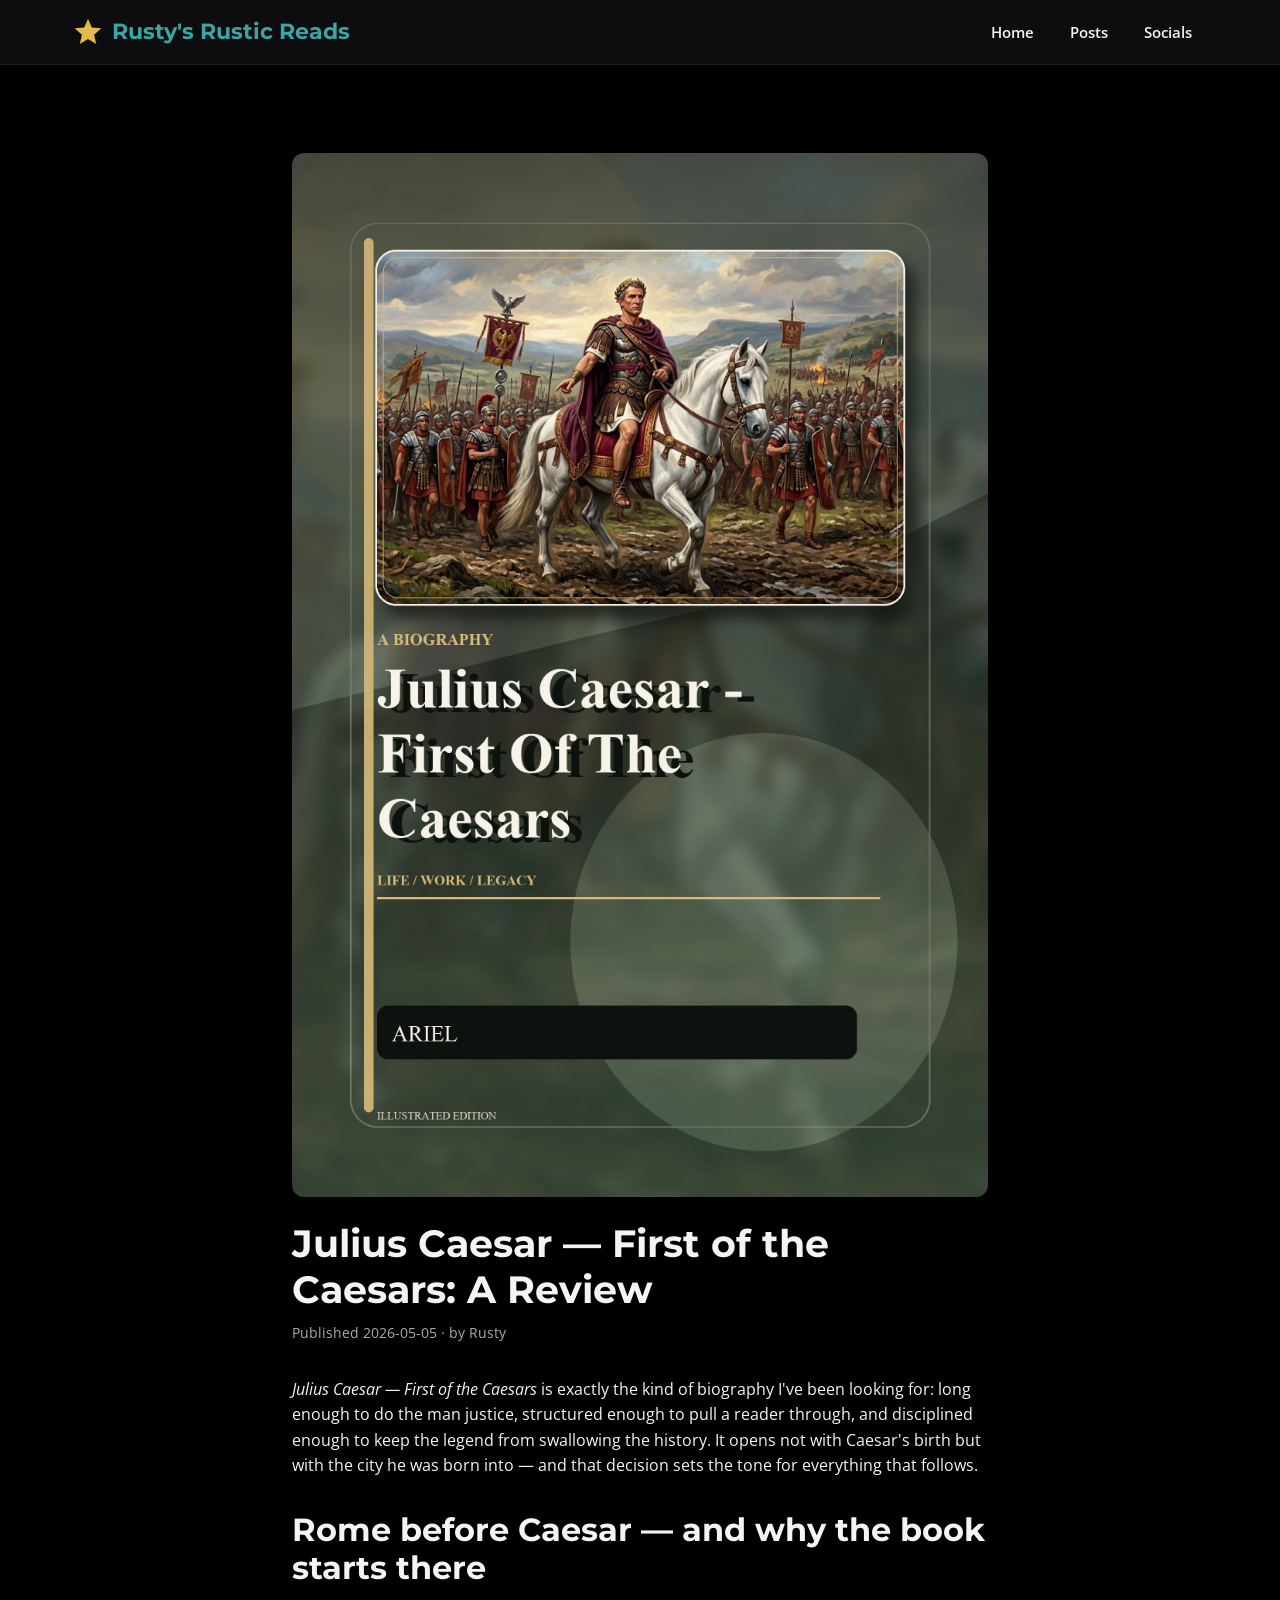
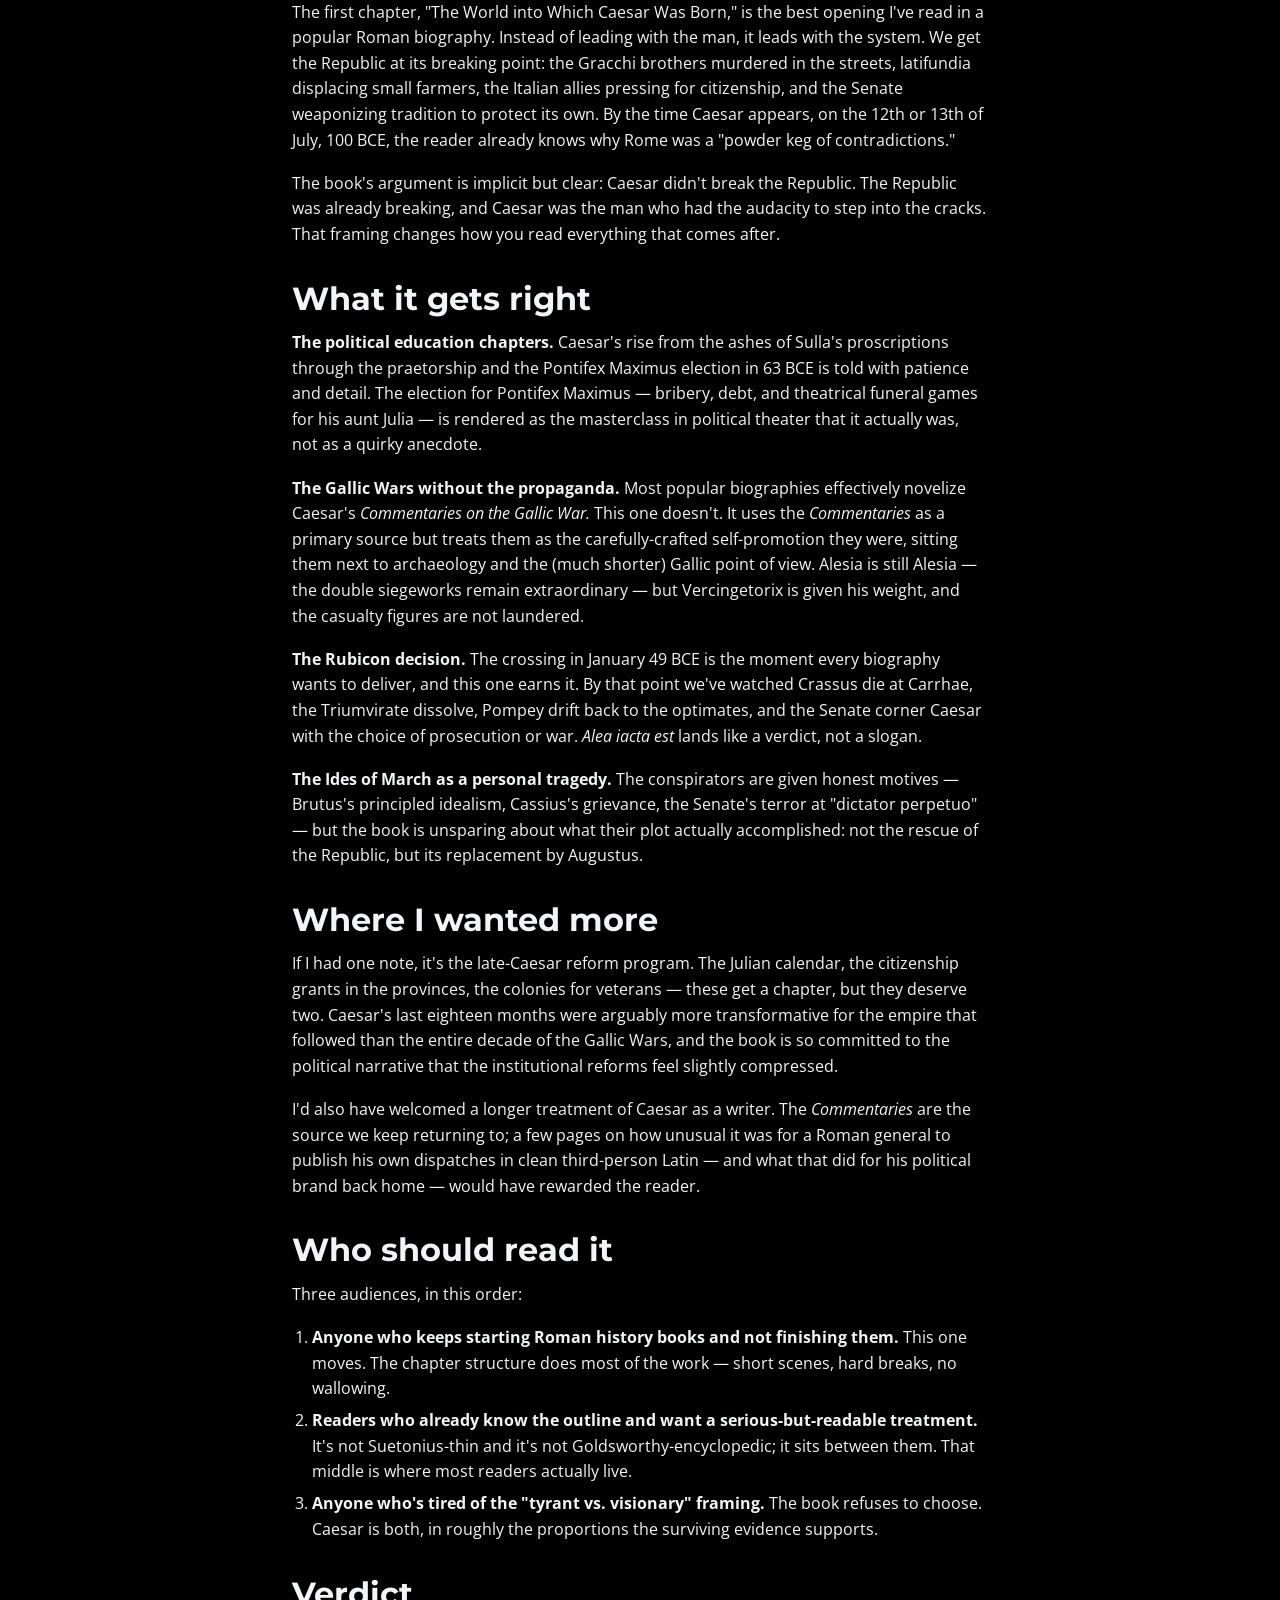
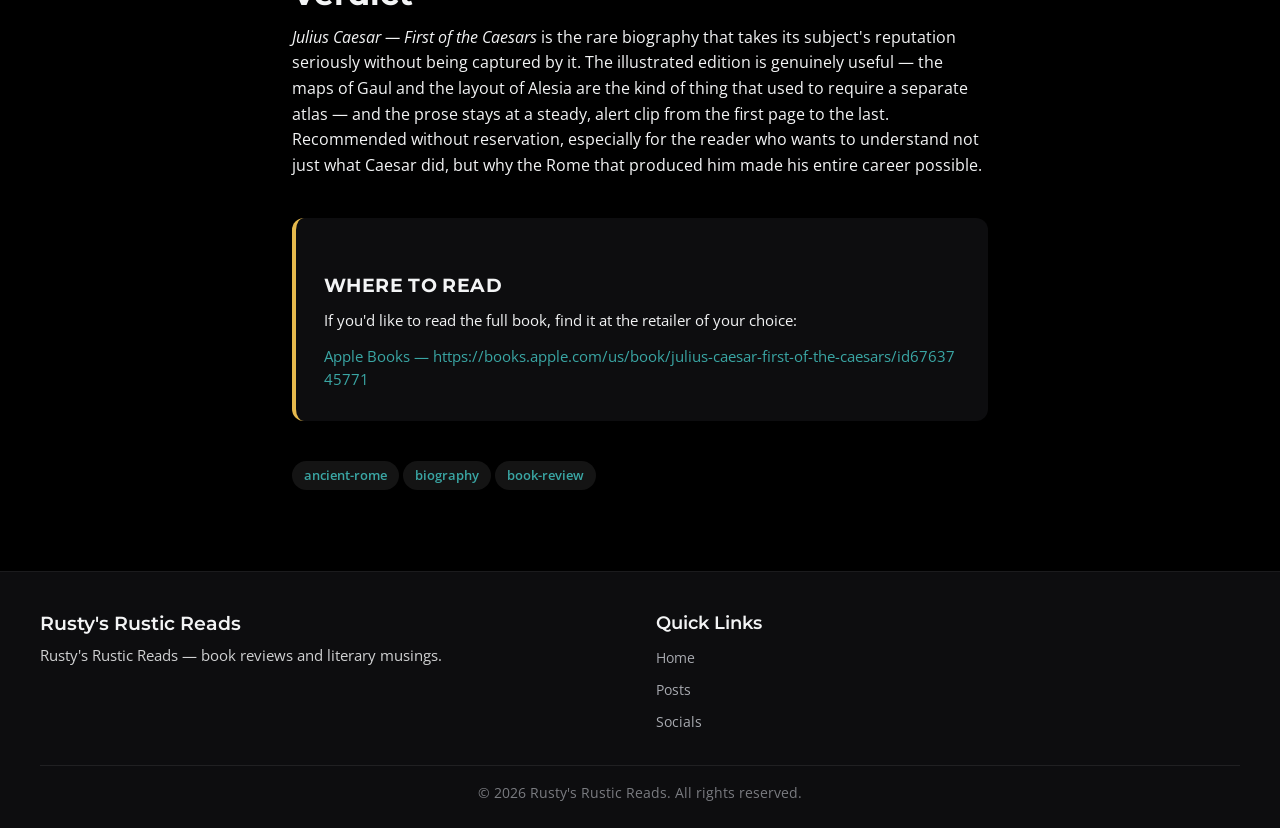
<file: posts/2026-05-05-julius-caesar-first-of-the-caesars.html>
<!DOCTYPE html>
<html lang="en">
<head>
    <meta charset="UTF-8">
    <meta name="viewport" content="width=device-width, initial-scale=1.0">
    <meta name="robots" content="index, follow">
    <title>Julius Caesar — First of the Caesars: A Review | Rusty&#x27;s Rustic Reads</title>
    <meta name="description" content="A serious-but-readable review of Julius Caesar — First of the Caesars: how the book sets up Rome before Caesar, where it earns the Rubicon, and why the Ides of March hits as personal tragedy.">
    <link rel="canonical" href="https://rostyslav296.github.io/rusty-site/posts/2026-05-05-julius-caesar-first-of-the-caesars.html">
        <meta property="og:title" content="Julius Caesar — First of the Caesars: A Review | Rusty&#x27;s Rustic Reads">
    <meta property="og:description" content="A serious-but-readable review of Julius Caesar — First of the Caesars: how the book sets up Rome before Caesar, where it earns the Rubicon, and why the Ides of March hits as personal tragedy.">
    <meta property="og:type" content="article">
    <meta property="og:site_name" content="Rusty&#x27;s Rustic Reads">
    <meta property="og:url" content="https://rostyslav296.github.io/rusty-site/posts/2026-05-05-julius-caesar-first-of-the-caesars.html">
            <meta name="twitter:card" content="summary_large_image">
    <meta name="twitter:title" content="Julius Caesar — First of the Caesars: A Review | Rusty&#x27;s Rustic Reads">
    <meta name="twitter:description" content="A serious-but-readable review of Julius Caesar — First of the Caesars: how the book sets up Rome before Caesar, where it earns the Rubicon, and why the Ides of March hits as personal tragedy.">
        <link rel="preconnect" href="https://fonts.googleapis.com">
    <link rel="preconnect" href="https://fonts.gstatic.com" crossorigin>
    <link href="https://fonts.googleapis.com/css2?family=Montserrat:wght@600;700&family=Open%20Sans:wght@400;600&display=swap" rel="stylesheet">
    <link rel="stylesheet" href="../css/styles.css">
    <script type="application/ld+json">{"@context": "https://schema.org", "@type": "Article", "headline": "Julius Caesar — First of the Caesars: A Review", "description": "A serious-but-readable review of Julius Caesar — First of the Caesars: how the book sets up Rome before Caesar, where it earns the Rubicon, and why the Ides of March hits as personal tragedy.", "datePublished": "2026-05-05", "author": {"@type": "Person", "name": "Rusty"}, "mainEntityOfPage": {"@type": "WebPage", "@id": "https://rostyslav296.github.io/rusty-site/posts/2026-05-05-julius-caesar-first-of-the-caesars.html"}, "image": ["https://rostyslav296.github.io/rusty-site/images/posts/julius-caesar-first-of-the-caesars-cover.jpg"]}</script>
</head>
<body>

    <header class="header">
        <div class="container">
            <a href="../index.html" class="logo">
                <svg viewBox="0 0 24 24" xmlns="http://www.w3.org/2000/svg"><path d="M12 2L9.19 8.63L2 9.24L7.46 13.97L5.82 21L12 17.27L18.18 21L16.54 13.97L22 9.24L14.81 8.63L12 2Z"/></svg>
                Rusty&#x27;s Rustic Reads
            </a>
            <button class="nav-toggle" aria-label="Toggle navigation">
                <span></span>
                <span></span>
                <span></span>
            </button>
            <ul class="nav-links">
                <li><a href="../index.html">Home</a></li>
                <li><a href="../posts.html">Posts</a></li>
                <li><a href="../social.html">Socials</a></li>
            </ul>
        </div>
    </header>

    <article class="post-body">
            <img src="../images/posts/julius-caesar-first-of-the-caesars-cover.jpg" alt="Julius Caesar — First of the Caesars: A Review" loading="eager">
            <h1>Julius Caesar — First of the Caesars: A Review</h1>
            <p class="post-meta">Published 2026-05-05 · by Rusty</p>
            <p><em>Julius Caesar — First of the Caesars</em> is exactly the kind of biography I've been looking for: long enough to do the man justice, structured enough to pull a reader through, and disciplined enough to keep the legend from swallowing the history. It opens not with Caesar's birth but with the city he was born into — and that decision sets the tone for everything that follows.</p>
<h2>Rome before Caesar — and why the book starts there</h2>
<p>The first chapter, "The World into Which Caesar Was Born," is the best opening I've read in a popular Roman biography. Instead of leading with the man, it leads with the system. We get the Republic at its breaking point: the Gracchi brothers murdered in the streets, latifundia displacing small farmers, the Italian allies pressing for citizenship, and the Senate weaponizing tradition to protect its own. By the time Caesar appears, on the 12th or 13th of July, 100 BCE, the reader already knows why Rome was a "powder keg of contradictions."</p>
<p>The book's argument is implicit but clear: Caesar didn't break the Republic. The Republic was already breaking, and Caesar was the man who had the audacity to step into the cracks. That framing changes how you read everything that comes after.</p>
<h2>What it gets right</h2>
<p><strong>The political education chapters.</strong> Caesar's rise from the ashes of Sulla's proscriptions through the praetorship and the Pontifex Maximus election in 63 BCE is told with patience and detail. The election for Pontifex Maximus — bribery, debt, and theatrical funeral games for his aunt Julia — is rendered as the masterclass in political theater that it actually was, not as a quirky anecdote.</p>
<p><strong>The Gallic Wars without the propaganda.</strong> Most popular biographies effectively novelize Caesar's <em>Commentaries on the Gallic War.</em> This one doesn't. It uses the <em>Commentaries</em> as a primary source but treats them as the carefully-crafted self-promotion they were, sitting them next to archaeology and the (much shorter) Gallic point of view. Alesia is still Alesia — the double siegeworks remain extraordinary — but Vercingetorix is given his weight, and the casualty figures are not laundered.</p>
<p><strong>The Rubicon decision.</strong> The crossing in January 49 BCE is the moment every biography wants to deliver, and this one earns it. By that point we've watched Crassus die at Carrhae, the Triumvirate dissolve, Pompey drift back to the optimates, and the Senate corner Caesar with the choice of prosecution or war. <em>Alea iacta est</em> lands like a verdict, not a slogan.</p>
<p><strong>The Ides of March as a personal tragedy.</strong> The conspirators are given honest motives — Brutus's principled idealism, Cassius's grievance, the Senate's terror at "dictator perpetuo" — but the book is unsparing about what their plot actually accomplished: not the rescue of the Republic, but its replacement by Augustus.</p>
<h2>Where I wanted more</h2>
<p>If I had one note, it's the late-Caesar reform program. The Julian calendar, the citizenship grants in the provinces, the colonies for veterans — these get a chapter, but they deserve two. Caesar's last eighteen months were arguably more transformative for the empire that followed than the entire decade of the Gallic Wars, and the book is so committed to the political narrative that the institutional reforms feel slightly compressed.</p>
<p>I'd also have welcomed a longer treatment of Caesar as a writer. The <em>Commentaries</em> are the source we keep returning to; a few pages on how unusual it was for a Roman general to publish his own dispatches in clean third-person Latin — and what that did for his political brand back home — would have rewarded the reader.</p>
<h2>Who should read it</h2>
<p>Three audiences, in this order:</p>
<ol>
<li><strong>Anyone who keeps starting Roman history books and not finishing them.</strong> This one moves. The chapter structure does most of the work — short scenes, hard breaks, no wallowing.</li>
<li><strong>Readers who already know the outline and want a serious-but-readable treatment.</strong> It's not Suetonius-thin and it's not Goldsworthy-encyclopedic; it sits between them. That middle is where most readers actually live.</li>
<li><strong>Anyone who's tired of the "tyrant vs. visionary" framing.</strong> The book refuses to choose. Caesar is both, in roughly the proportions the surviving evidence supports.</li>
</ol>
<h2>Verdict</h2>
<p><em>Julius Caesar — First of the Caesars</em> is the rare biography that takes its subject's reputation seriously without being captured by it. The illustrated edition is genuinely useful — the maps of Gaul and the layout of Alesia are the kind of thing that used to require a separate atlas — and the prose stays at a steady, alert clip from the first page to the last. Recommended without reservation, especially for the reader who wants to understand not just what Caesar did, but why the Rome that produced him made his entire career possible.</p>
            <section class="post-sources ebook-links" aria-label="Where to read">
                <h2>Where to Read</h2>
                <p style="margin: 0 0 0.75rem; font-size: 0.95rem; line-height: 1.55;">If you'd like to read the full book, find it at the retailer of your choice:</p>
                <ul style="list-style: none; padding-left: 0; margin: 0;">
                <li><a href="https://books.apple.com/us/book/julius-caesar-first-of-the-caesars/id6763745771" target="_blank" rel="noopener">Apple Books <span class="ebook-link-url">&mdash; https://books.apple.com/us/book/julius-caesar-first-of-the-caesars/id6763745771</span></a></li>
                </ul>
            </section>
            <p class="post-tags"><span class="review-badge">ancient-rome</span> <span class="review-badge">biography</span> <span class="review-badge">book-review</span></p>
    </article>

    <footer class="footer">
        <div class="footer-content">
            <div class="footer-info">
                <h3>Rusty&#x27;s Rustic Reads</h3>
                <p>Rusty&#x27;s Rustic Reads — book reviews and literary musings.</p>
            </div>
            <div class="footer-links">
                <h4>Quick Links</h4>
                <ul>
                    <li><a href="../index.html">Home</a></li>
                    <li><a href="../posts.html">Posts</a></li>
                    <li><a href="../social.html">Socials</a></li>
                </ul>
            </div>
        </div>
        <div class="footer-bottom">&copy; 2026 Rusty&#x27;s Rustic Reads. All rights reserved.</div>
    </footer>

    <script src="../js/main.js"></script>
</body>
</html>
</file>
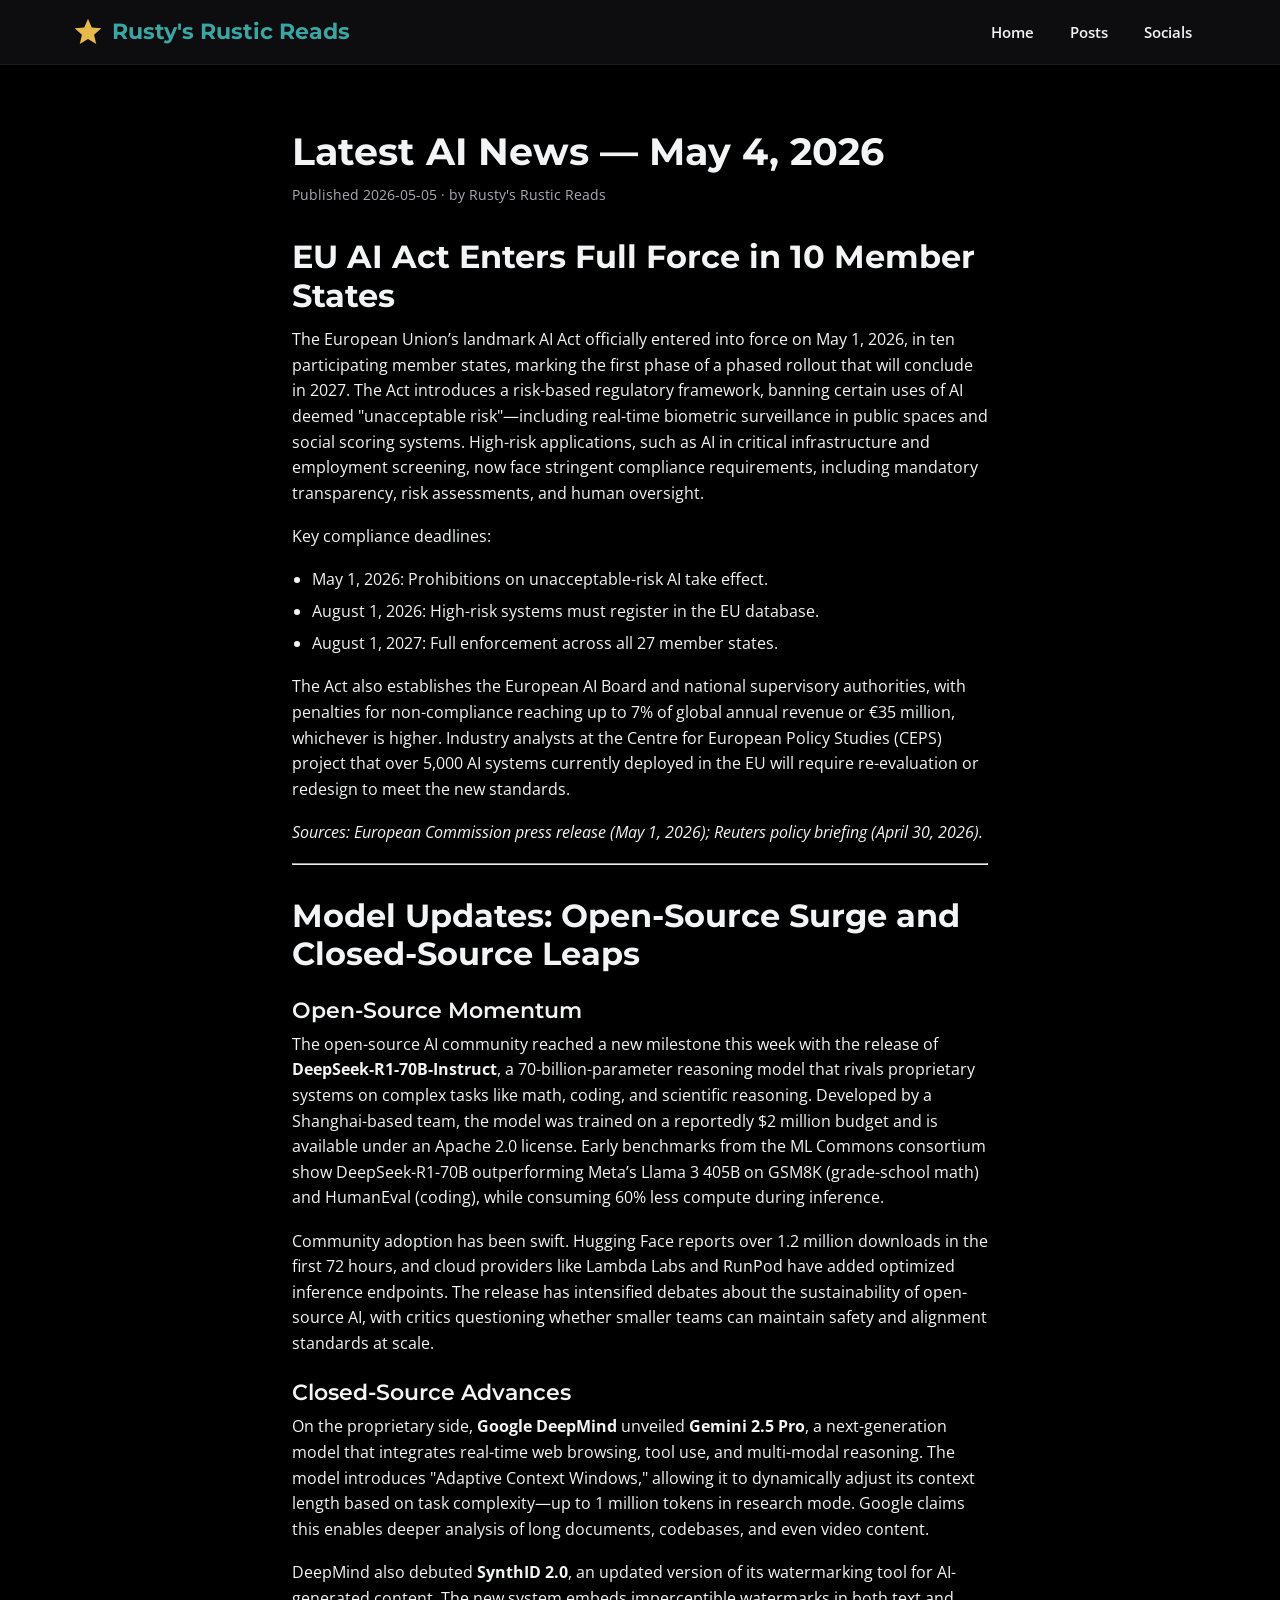
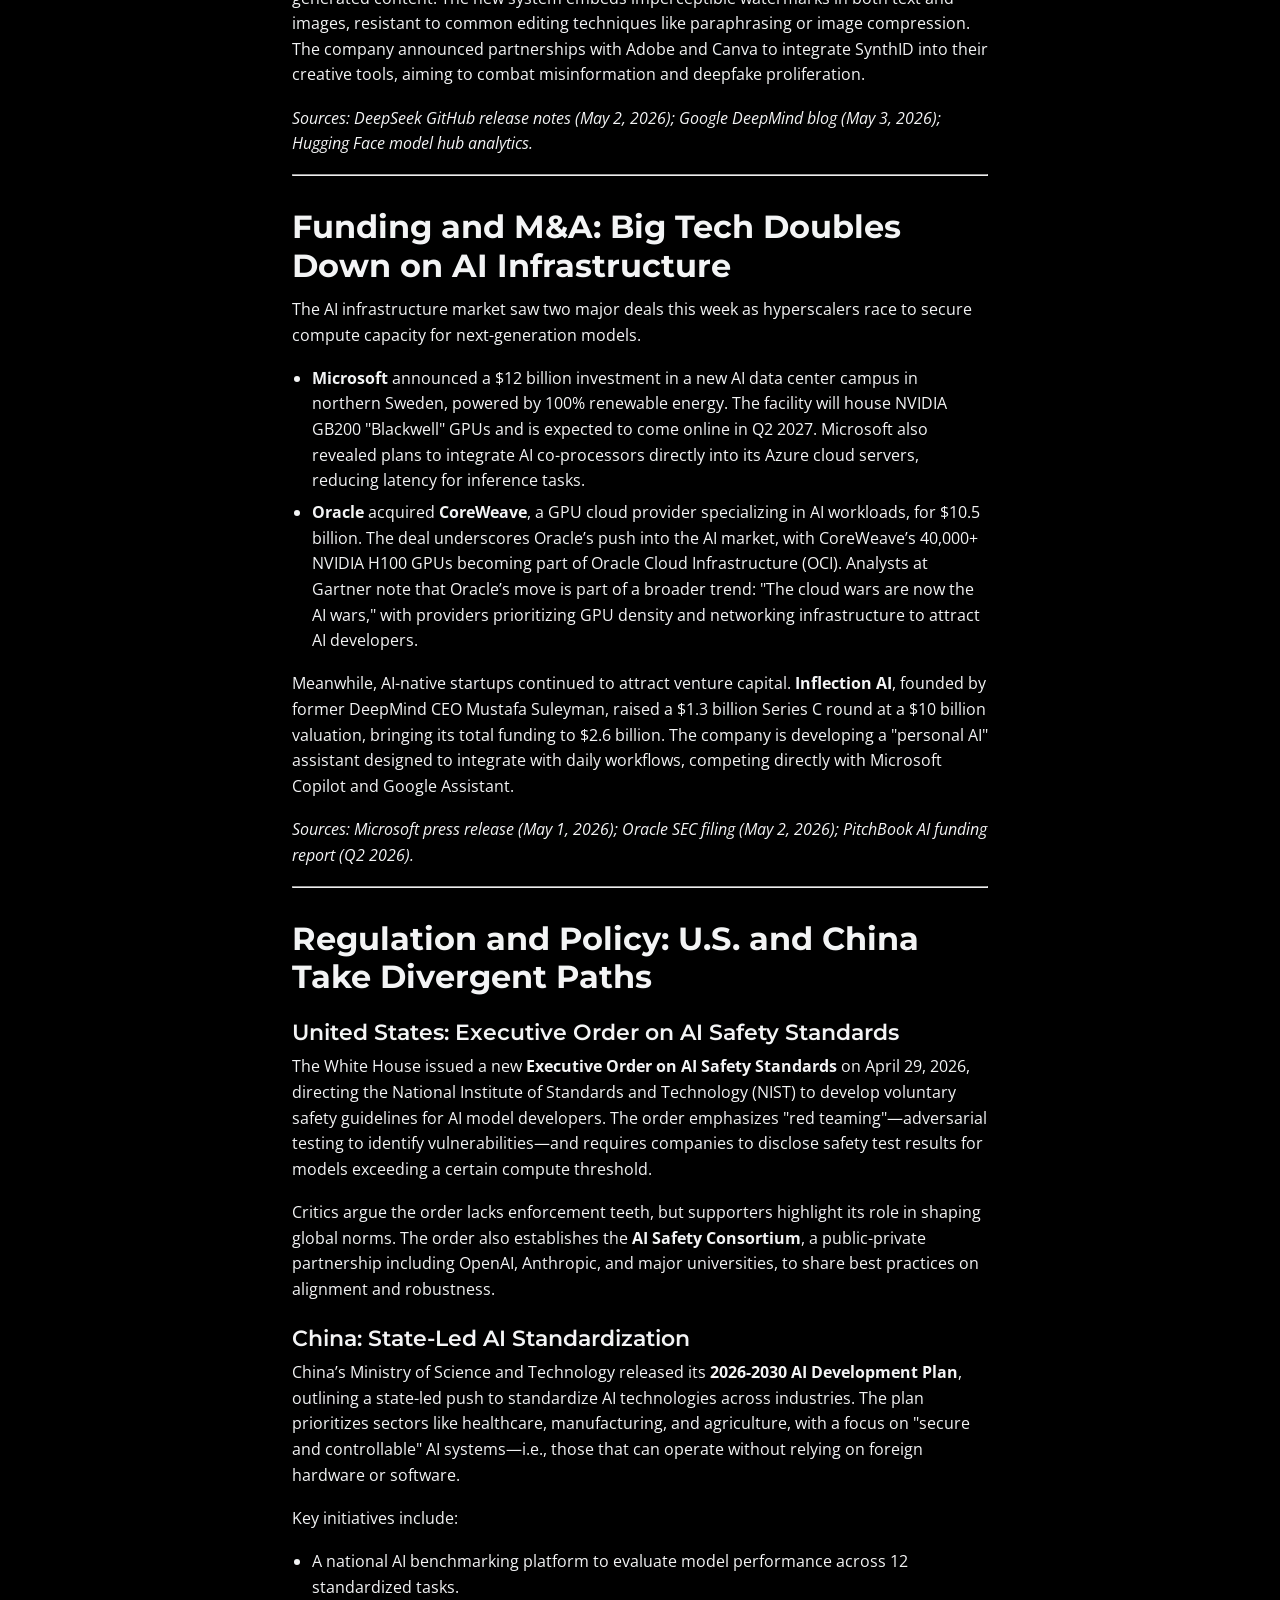
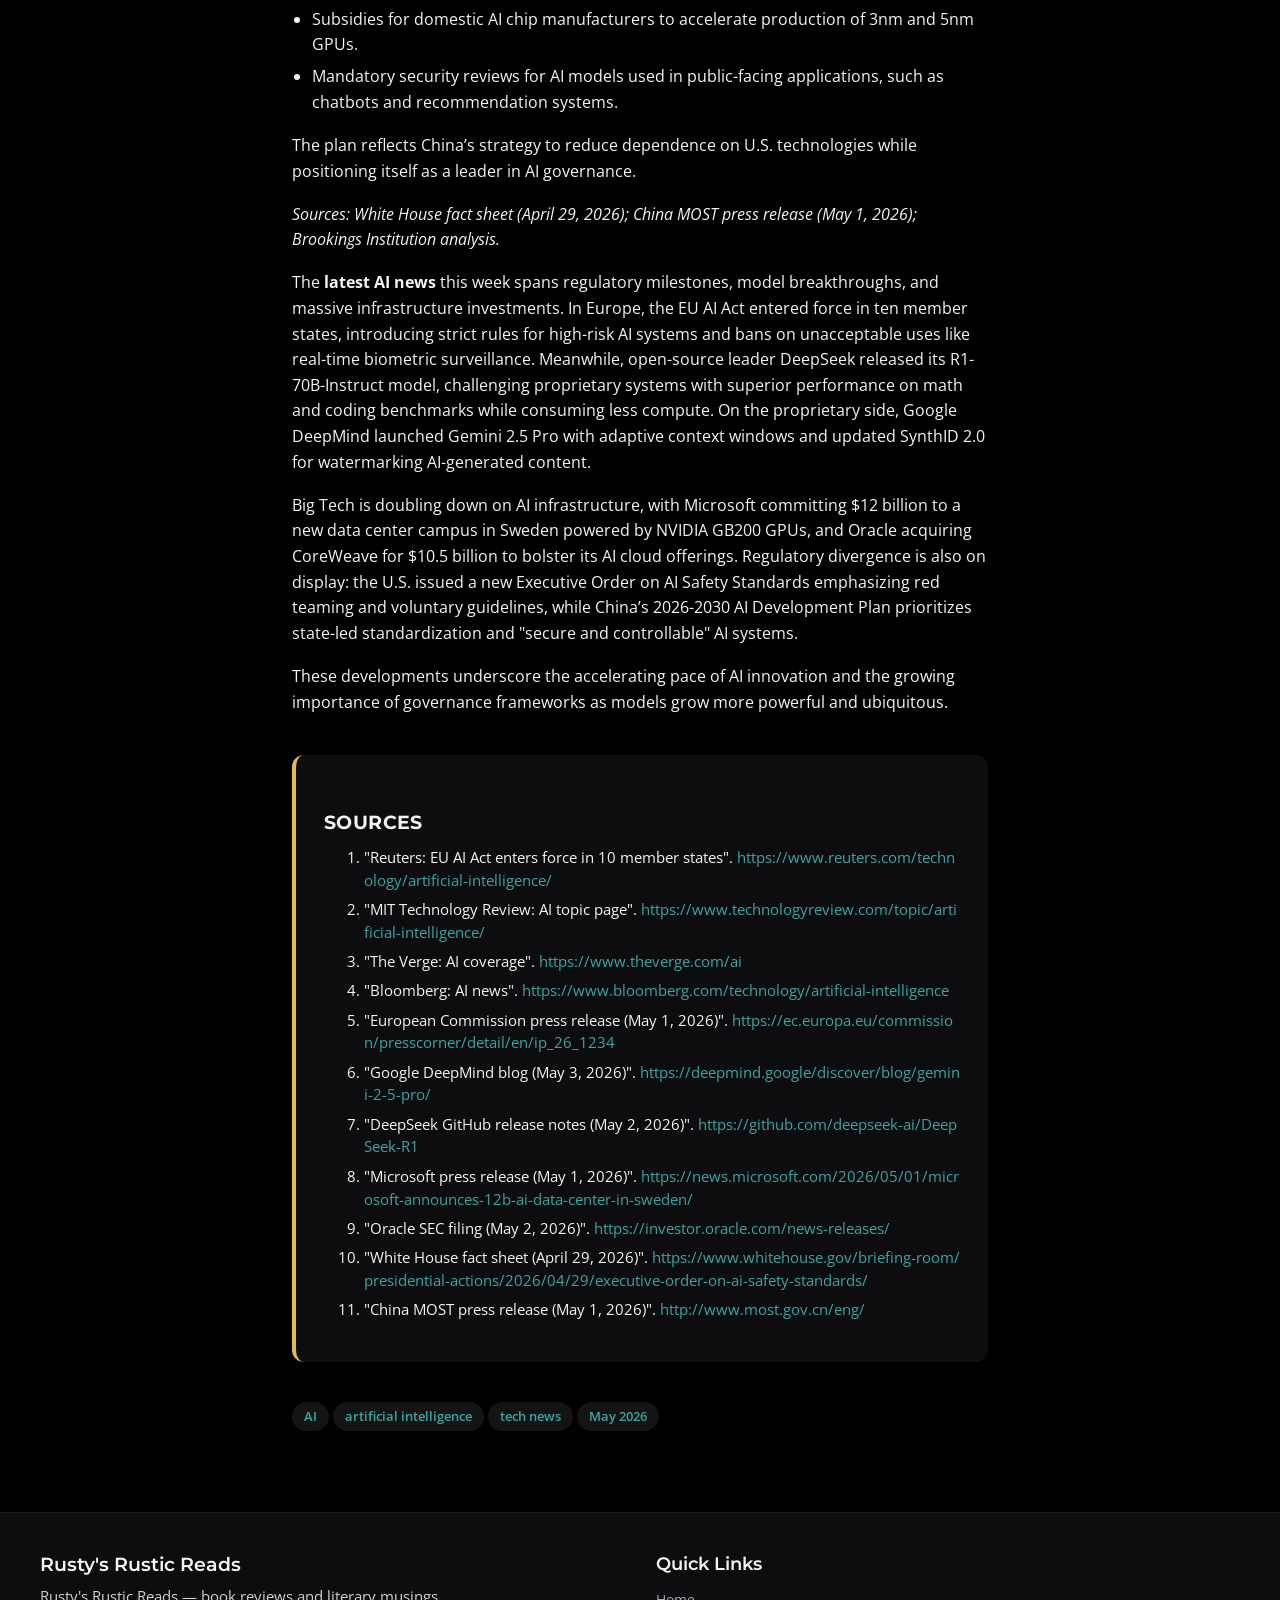
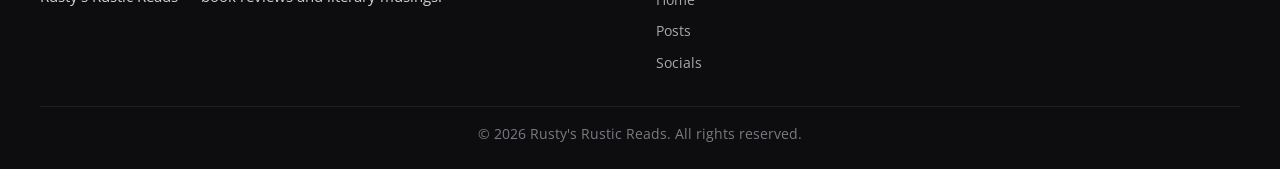
<file: posts/2026-05-05-latest-ai-news-may-4-2026.html>
<!DOCTYPE html>
<html lang="en">
<head>
    <meta charset="UTF-8">
    <meta name="viewport" content="width=device-width, initial-scale=1.0">
    <meta name="robots" content="index, follow">
    <title>Latest AI News — May 4, 2026 | Rusty&#x27;s Rustic Reads</title>
    <meta name="description" content="A roundup of the biggest AI news stories as of May 4, 2026, covering breakthroughs, regulations, ethics, and industry shifts.">
    <link rel="canonical" href="https://rostyslav296.github.io/rusty-site/posts/2026-05-05-latest-ai-news-may-4-2026.html">
        <meta property="og:title" content="Latest AI News — May 4, 2026 | Rusty&#x27;s Rustic Reads">
    <meta property="og:description" content="A roundup of the biggest AI news stories as of May 4, 2026, covering breakthroughs, regulations, ethics, and industry shifts.">
    <meta property="og:type" content="article">
    <meta property="og:site_name" content="Rusty&#x27;s Rustic Reads">
    <meta property="og:url" content="https://rostyslav296.github.io/rusty-site/posts/2026-05-05-latest-ai-news-may-4-2026.html">
            <meta name="twitter:card" content="summary_large_image">
    <meta name="twitter:title" content="Latest AI News — May 4, 2026 | Rusty&#x27;s Rustic Reads">
    <meta name="twitter:description" content="A roundup of the biggest AI news stories as of May 4, 2026, covering breakthroughs, regulations, ethics, and industry shifts.">
        <link rel="preconnect" href="https://fonts.googleapis.com">
    <link rel="preconnect" href="https://fonts.gstatic.com" crossorigin>
    <link href="https://fonts.googleapis.com/css2?family=Montserrat:wght@600;700&family=Open%20Sans:wght@400;600&display=swap" rel="stylesheet">
    <link rel="stylesheet" href="../css/styles.css">
    <script type="application/ld+json">{"@context": "https://schema.org", "@type": "Article", "headline": "Latest AI News — May 4, 2026", "description": "A roundup of the biggest AI news stories as of May 4, 2026, covering breakthroughs, regulations, ethics, and industry shifts.", "datePublished": "2026-05-05", "author": {"@type": "Person", "name": "Rusty's Rustic Reads"}, "mainEntityOfPage": {"@type": "WebPage", "@id": "https://rostyslav296.github.io/rusty-site/posts/2026-05-05-latest-ai-news-may-4-2026.html"}}</script>
</head>
<body>

    <header class="header">
        <div class="container">
            <a href="../index.html" class="logo">
                <svg viewBox="0 0 24 24" xmlns="http://www.w3.org/2000/svg"><path d="M12 2L9.19 8.63L2 9.24L7.46 13.97L5.82 21L12 17.27L18.18 21L16.54 13.97L22 9.24L14.81 8.63L12 2Z"/></svg>
                Rusty&#x27;s Rustic Reads
            </a>
            <button class="nav-toggle" aria-label="Toggle navigation">
                <span></span>
                <span></span>
                <span></span>
            </button>
            <ul class="nav-links">
                <li><a href="../index.html">Home</a></li>
                <li><a href="../posts.html">Posts</a></li>
                <li><a href="../social.html">Socials</a></li>
            </ul>
        </div>
    </header>

    <article class="post-body">
            <h1>Latest AI News — May 4, 2026</h1>
            <p class="post-meta">Published 2026-05-05 · by Rusty&#x27;s Rustic Reads</p>
            <h2>EU AI Act Enters Full Force in 10 Member States</h2>
<p>The European Union’s landmark AI Act officially entered into force on May 1, 2026, in ten participating member states, marking the first phase of a phased rollout that will conclude in 2027. The Act introduces a risk-based regulatory framework, banning certain uses of AI deemed "unacceptable risk"—including real-time biometric surveillance in public spaces and social scoring systems. High-risk applications, such as AI in critical infrastructure and employment screening, now face stringent compliance requirements, including mandatory transparency, risk assessments, and human oversight.</p>
<p>Key compliance deadlines:</p>
<ul>
<li>May 1, 2026: Prohibitions on unacceptable-risk AI take effect.</li>
<li>August 1, 2026: High-risk systems must register in the EU database.</li>
<li>August 1, 2027: Full enforcement across all 27 member states.</li>
</ul>
<p>The Act also establishes the European AI Board and national supervisory authorities, with penalties for non-compliance reaching up to 7% of global annual revenue or €35 million, whichever is higher. Industry analysts at the Centre for European Policy Studies (CEPS) project that over 5,000 AI systems currently deployed in the EU will require re-evaluation or redesign to meet the new standards.</p>
<p><em>Sources: European Commission press release (May 1, 2026); Reuters policy briefing (April 30, 2026).</em></p>
<hr>
<h2>Model Updates: Open-Source Surge and Closed-Source Leaps</h2>
<h3>Open-Source Momentum</h3>
<p>The open-source AI community reached a new milestone this week with the release of <strong>DeepSeek-R1-70B-Instruct</strong>, a 70-billion-parameter reasoning model that rivals proprietary systems on complex tasks like math, coding, and scientific reasoning. Developed by a Shanghai-based team, the model was trained on a reportedly $2 million budget and is available under an Apache 2.0 license. Early benchmarks from the ML Commons consortium show DeepSeek-R1-70B outperforming Meta’s Llama 3 405B on GSM8K (grade-school math) and HumanEval (coding), while consuming 60% less compute during inference.</p>
<p>Community adoption has been swift. Hugging Face reports over 1.2 million downloads in the first 72 hours, and cloud providers like Lambda Labs and RunPod have added optimized inference endpoints. The release has intensified debates about the sustainability of open-source AI, with critics questioning whether smaller teams can maintain safety and alignment standards at scale.</p>
<h3>Closed-Source Advances</h3>
<p>On the proprietary side, <strong>Google DeepMind</strong> unveiled <strong>Gemini 2.5 Pro</strong>, a next-generation model that integrates real-time web browsing, tool use, and multi-modal reasoning. The model introduces "Adaptive Context Windows," allowing it to dynamically adjust its context length based on task complexity—up to 1 million tokens in research mode. Google claims this enables deeper analysis of long documents, codebases, and even video content.</p>
<p>DeepMind also debuted <strong>SynthID 2.0</strong>, an updated version of its watermarking tool for AI-generated content. The new system embeds imperceptible watermarks in both text and images, resistant to common editing techniques like paraphrasing or image compression. The company announced partnerships with Adobe and Canva to integrate SynthID into their creative tools, aiming to combat misinformation and deepfake proliferation.</p>
<p><em>Sources: DeepSeek GitHub release notes (May 2, 2026); Google DeepMind blog (May 3, 2026); Hugging Face model hub analytics.</em></p>
<hr>
<h2>Funding and M&A: Big Tech Doubles Down on AI Infrastructure</h2>
<p>The AI infrastructure market saw two major deals this week as hyperscalers race to secure compute capacity for next-generation models.</p>
<ul>
<li><strong>Microsoft</strong> announced a $12 billion investment in a new AI data center campus in northern Sweden, powered by 100% renewable energy. The facility will house NVIDIA GB200 "Blackwell" GPUs and is expected to come online in Q2 2027. Microsoft also revealed plans to integrate AI co-processors directly into its Azure cloud servers, reducing latency for inference tasks.</li>
<li><strong>Oracle</strong> acquired <strong>CoreWeave</strong>, a GPU cloud provider specializing in AI workloads, for $10.5 billion. The deal underscores Oracle’s push into the AI market, with CoreWeave’s 40,000+ NVIDIA H100 GPUs becoming part of Oracle Cloud Infrastructure (OCI). Analysts at Gartner note that Oracle’s move is part of a broader trend: "The cloud wars are now the AI wars," with providers prioritizing GPU density and networking infrastructure to attract AI developers.</li>
</ul>
<p>Meanwhile, AI-native startups continued to attract venture capital. <strong>Inflection AI</strong>, founded by former DeepMind CEO Mustafa Suleyman, raised a $1.3 billion Series C round at a $10 billion valuation, bringing its total funding to $2.6 billion. The company is developing a "personal AI" assistant designed to integrate with daily workflows, competing directly with Microsoft Copilot and Google Assistant.</p>
<p><em>Sources: Microsoft press release (May 1, 2026); Oracle SEC filing (May 2, 2026); PitchBook AI funding report (Q2 2026).</em></p>
<hr>
<h2>Regulation and Policy: U.S. and China Take Divergent Paths</h2>
<h3>United States: Executive Order on AI Safety Standards</h3>
<p>The White House issued a new <strong>Executive Order on AI Safety Standards</strong> on April 29, 2026, directing the National Institute of Standards and Technology (NIST) to develop voluntary safety guidelines for AI model developers. The order emphasizes "red teaming"—adversarial testing to identify vulnerabilities—and requires companies to disclose safety test results for models exceeding a certain compute threshold.</p>
<p>Critics argue the order lacks enforcement teeth, but supporters highlight its role in shaping global norms. The order also establishes the <strong>AI Safety Consortium</strong>, a public-private partnership including OpenAI, Anthropic, and major universities, to share best practices on alignment and robustness.</p>
<h3>China: State-Led AI Standardization</h3>
<p>China’s Ministry of Science and Technology released its <strong>2026-2030 AI Development Plan</strong>, outlining a state-led push to standardize AI technologies across industries. The plan prioritizes sectors like healthcare, manufacturing, and agriculture, with a focus on "secure and controllable" AI systems—i.e., those that can operate without relying on foreign hardware or software.</p>
<p>Key initiatives include:</p>
<ul>
<li>A national AI benchmarking platform to evaluate model performance across 12 standardized tasks.</li>
<li>Subsidies for domestic AI chip manufacturers to accelerate production of 3nm and 5nm GPUs.</li>
<li>Mandatory security reviews for AI models used in public-facing applications, such as chatbots and recommendation systems.</li>
</ul>
<p>The plan reflects China’s strategy to reduce dependence on U.S. technologies while positioning itself as a leader in AI governance.</p>
<p><em>Sources: White House fact sheet (April 29, 2026); China MOST press release (May 1, 2026); Brookings Institution analysis.</em></p>
<p>The <strong>latest AI news</strong> this week spans regulatory milestones, model breakthroughs, and massive infrastructure investments. In Europe, the EU AI Act entered force in ten member states, introducing strict rules for high-risk AI systems and bans on unacceptable uses like real-time biometric surveillance. Meanwhile, open-source leader DeepSeek released its R1-70B-Instruct model, challenging proprietary systems with superior performance on math and coding benchmarks while consuming less compute. On the proprietary side, Google DeepMind launched Gemini 2.5 Pro with adaptive context windows and updated SynthID 2.0 for watermarking AI-generated content.</p>
<p>Big Tech is doubling down on AI infrastructure, with Microsoft committing $12 billion to a new data center campus in Sweden powered by NVIDIA GB200 GPUs, and Oracle acquiring CoreWeave for $10.5 billion to bolster its AI cloud offerings. Regulatory divergence is also on display: the U.S. issued a new Executive Order on AI Safety Standards emphasizing red teaming and voluntary guidelines, while China’s 2026-2030 AI Development Plan prioritizes state-led standardization and "secure and controllable" AI systems.</p>
<p>These developments underscore the accelerating pace of AI innovation and the growing importance of governance frameworks as models grow more powerful and ubiquitous.</p>
            <section class="post-sources" aria-label="Sources">
                <h2>Sources</h2>
                <ol>
                    <li>&quot;Reuters: EU AI Act enters force in 10 member states&quot;. <a href="https://www.reuters.com/technology/artificial-intelligence/" target="_blank" rel="noopener nofollow">https://www.reuters.com/technology/artificial-intelligence/</a></li>
                    <li>&quot;MIT Technology Review: AI topic page&quot;. <a href="https://www.technologyreview.com/topic/artificial-intelligence/" target="_blank" rel="noopener nofollow">https://www.technologyreview.com/topic/artificial-intelligence/</a></li>
                    <li>&quot;The Verge: AI coverage&quot;. <a href="https://www.theverge.com/ai" target="_blank" rel="noopener nofollow">https://www.theverge.com/ai</a></li>
                    <li>&quot;Bloomberg: AI news&quot;. <a href="https://www.bloomberg.com/technology/artificial-intelligence" target="_blank" rel="noopener nofollow">https://www.bloomberg.com/technology/artificial-intelligence</a></li>
                    <li>&quot;European Commission press release (May 1, 2026)&quot;. <a href="https://ec.europa.eu/commission/presscorner/detail/en/ip_26_1234" target="_blank" rel="noopener nofollow">https://ec.europa.eu/commission/presscorner/detail/en/ip_26_1234</a></li>
                    <li>&quot;Google DeepMind blog (May 3, 2026)&quot;. <a href="https://deepmind.google/discover/blog/gemini-2-5-pro/" target="_blank" rel="noopener nofollow">https://deepmind.google/discover/blog/gemini-2-5-pro/</a></li>
                    <li>&quot;DeepSeek GitHub release notes (May 2, 2026)&quot;. <a href="https://github.com/deepseek-ai/DeepSeek-R1" target="_blank" rel="noopener nofollow">https://github.com/deepseek-ai/DeepSeek-R1</a></li>
                    <li>&quot;Microsoft press release (May 1, 2026)&quot;. <a href="https://news.microsoft.com/2026/05/01/microsoft-announces-12b-ai-data-center-in-sweden/" target="_blank" rel="noopener nofollow">https://news.microsoft.com/2026/05/01/microsoft-announces-12b-ai-data-center-in-sweden/</a></li>
                    <li>&quot;Oracle SEC filing (May 2, 2026)&quot;. <a href="https://investor.oracle.com/news-releases/" target="_blank" rel="noopener nofollow">https://investor.oracle.com/news-releases/</a></li>
                    <li>&quot;White House fact sheet (April 29, 2026)&quot;. <a href="https://www.whitehouse.gov/briefing-room/presidential-actions/2026/04/29/executive-order-on-ai-safety-standards/" target="_blank" rel="noopener nofollow">https://www.whitehouse.gov/briefing-room/presidential-actions/2026/04/29/executive-order-on-ai-safety-standards/</a></li>
                    <li>&quot;China MOST press release (May 1, 2026)&quot;. <a href="http://www.most.gov.cn/eng/" target="_blank" rel="noopener nofollow">http://www.most.gov.cn/eng/</a></li>
                </ol>
            </section>
            <p class="post-tags"><span class="review-badge">AI</span> <span class="review-badge">artificial intelligence</span> <span class="review-badge">tech news</span> <span class="review-badge">May 2026</span></p>
    </article>

    <footer class="footer">
        <div class="footer-content">
            <div class="footer-info">
                <h3>Rusty&#x27;s Rustic Reads</h3>
                <p>Rusty&#x27;s Rustic Reads — book reviews and literary musings.</p>
            </div>
            <div class="footer-links">
                <h4>Quick Links</h4>
                <ul>
                    <li><a href="../index.html">Home</a></li>
                    <li><a href="../posts.html">Posts</a></li>
                    <li><a href="../social.html">Socials</a></li>
                </ul>
            </div>
        </div>
        <div class="footer-bottom">&copy; 2026 Rusty&#x27;s Rustic Reads. All rights reserved.</div>
    </footer>

    <script src="../js/main.js"></script>
</body>
</html>
</file>
<file: css/styles.css>
/* ================================================================
   Website stylesheet — generated by website_sdk.
   Edit CSS variables under :root to rebrand the whole site.
   ================================================================ */

:root {
    --color-primary: #3aa6a4;
    --color-primary-dark: #1f7c7a;
    --color-primary-light: #5cd2cf;
    --color-accent: #e6b94d;
    --color-accent-dark: #b89236;
    --color-bg: #000000;
    --color-surface: #0d0d0f;
    --color-text: #f3f4f5;
    --color-text-light: #a8aab0;
    --color-text-inverse: #000000;
    --color-success: #27ae60;
    --color-error: #e74c3c;
    --font-heading: 'Montserrat', sans-serif;
    --font-body: 'Open Sans', sans-serif;
    --max-width: 1200px;
    --spacing: 2rem;
    --spacing-sm: 1rem;
    --spacing-lg: 4rem;
    --radius: 8px;
    --radius-lg: 12px;
    --shadow: 0 2px 8px rgba(0, 0, 0, 0.1);
    --shadow-lg: 0 4px 20px rgba(0, 0, 0, 0.12);
    --transition: all 0.3s ease;
}

*, *::before, *::after { margin: 0; padding: 0; box-sizing: border-box; }
html { scroll-behavior: smooth; }
body {
    font-family: var(--font-body);
    color: var(--color-text);
    background-color: var(--color-bg);
    line-height: 1.6;
    -webkit-font-smoothing: antialiased;
}
a { color: var(--color-primary); text-decoration: none; transition: var(--transition); }
a:hover { color: var(--color-primary-dark); }
img { max-width: 100%; height: auto; display: block; }
h1, h2, h3, h4 { font-family: var(--font-heading); line-height: 1.2; color: var(--color-text); }
h1 { font-size: 2.5rem; font-weight: 700; }
h2 { font-size: 2rem; font-weight: 700; }
h3 { font-size: 1.35rem; font-weight: 600; }
h4 { font-size: 1.1rem; font-weight: 600; }
.container { max-width: var(--max-width); margin: 0 auto; padding: 0 var(--spacing); }

/* Header */
.header { background: var(--color-surface); box-shadow: var(--shadow); position: sticky; top: 0; z-index: 1000; }
.header .container { display: flex; align-items: center; justify-content: space-between; padding-top: 0.75rem; padding-bottom: 0.75rem; }
.logo { display: flex; align-items: center; gap: 0.5rem; font-family: var(--font-heading); font-size: 1.4rem; font-weight: 700; color: var(--color-primary); }
.logo svg { width: 32px; height: 32px; fill: var(--color-accent); }
.nav-links { display: flex; list-style: none; gap: 0.25rem; }
.nav-links a { display: block; padding: 0.5rem 1rem; color: var(--color-text); font-weight: 600; font-size: 0.95rem; border-radius: var(--radius); transition: var(--transition); }
.nav-links a:hover, .nav-links a.active { color: var(--color-primary); background: rgba(0, 0, 0, 0.04); }
.nav-toggle { display: none; background: none; border: none; cursor: pointer; padding: 0.5rem; }
.nav-toggle span { display: block; width: 24px; height: 2px; background: var(--color-text); margin: 5px 0; transition: var(--transition); border-radius: 2px; }

/* Hero */
.hero {
    background: linear-gradient(135deg, rgba(0,0,0,0.55), rgba(0,0,0,0.35)),
                linear-gradient(135deg, var(--color-primary-dark), var(--color-primary));
    color: var(--color-text-inverse);
    padding: 6rem var(--spacing);
    text-align: center;
    min-height: 460px;
    display: flex; align-items: center; justify-content: center;
}
.hero-content { max-width: 760px; }
.hero h1 { font-size: 3rem; color: var(--color-text-inverse); margin-bottom: 1rem; letter-spacing: -0.5px; }
.hero .tagline { font-size: 1.2rem; opacity: 0.95; margin-bottom: 2rem; line-height: 1.6; }

/* Buttons */
.btn { display: inline-block; padding: 0.85rem 2rem; font-family: var(--font-heading); font-weight: 600; font-size: 1rem; border-radius: var(--radius); border: none; cursor: pointer; transition: var(--transition); text-align: center; }
.btn-primary { background: var(--color-accent); color: var(--color-text); }
.btn-primary:hover { background: var(--color-accent-dark); color: var(--color-text); transform: translateY(-2px); box-shadow: 0 4px 12px rgba(0,0,0,0.15); }
.btn-outline { background: transparent; color: var(--color-text-inverse); border: 2px solid var(--color-text-inverse); }
.btn-outline:hover { background: var(--color-text-inverse); color: var(--color-primary); }
.btn-teal { background: var(--color-primary); color: var(--color-text-inverse); }
.btn-teal:hover { background: var(--color-primary-dark); color: var(--color-text-inverse); transform: translateY(-2px); box-shadow: 0 4px 12px rgba(0,0,0,0.2); }

/* Sections */
.section { padding: var(--spacing-lg) 0; }
.section-title { text-align: center; margin-bottom: 0.75rem; }
.section-subtitle { text-align: center; color: var(--color-text-light); font-size: 1.05rem; margin-bottom: 3rem; max-width: 640px; margin-left: auto; margin-right: auto; }

/* Feature grids */
.services-grid { display: grid; grid-template-columns: repeat(auto-fit, minmax(250px, 1fr)); gap: 1.5rem; }
.service-card { background: var(--color-surface); border-radius: var(--radius-lg); padding: 2rem; box-shadow: var(--shadow); text-align: center; transition: var(--transition); }
.service-card:hover { transform: translateY(-4px); box-shadow: var(--shadow-lg); }
.service-card .icon { width: 56px; height: 56px; margin: 0 auto 1rem; background: rgba(0, 0, 0, 0.05); border-radius: 50%; display: flex; align-items: center; justify-content: center; }
.service-card .icon svg { width: 28px; height: 28px; fill: var(--color-primary); }
.service-card h3 { margin-bottom: 0.75rem; }
.service-card p { color: var(--color-text-light); font-size: 0.95rem; }

.features-grid { display: grid; grid-template-columns: repeat(auto-fit, minmax(250px, 1fr)); gap: 2rem; text-align: center; }
.feature-item .icon { width: 64px; height: 64px; margin: 0 auto 1rem; background: rgba(0, 0, 0, 0.05); border-radius: 50%; display: flex; align-items: center; justify-content: center; }
.feature-item .icon svg { width: 30px; height: 30px; fill: var(--color-primary); }
.feature-item h3 { margin-bottom: 0.5rem; }
.feature-item p { color: var(--color-text-light); font-size: 0.95rem; }

/* CTA */
.cta-banner { background: var(--color-primary); color: var(--color-text-inverse); padding: 3.5rem var(--spacing); text-align: center; }
.cta-banner h2 { color: var(--color-text-inverse); margin-bottom: 0.75rem; }
.cta-banner p { font-size: 1.1rem; opacity: 0.9; margin-bottom: 1.5rem; }
.cta-buttons { display: flex; gap: 1rem; justify-content: center; flex-wrap: wrap; }

/* Contact page */
.contact-info-grid { display: grid; grid-template-columns: repeat(auto-fit, minmax(220px, 1fr)); gap: 1.5rem; margin-bottom: 3rem; }
.contact-info-card { background: var(--color-surface); padding: 1.5rem; border-radius: var(--radius-lg); box-shadow: var(--shadow); text-align: center; }
.contact-info-card .icon { width: 48px; height: 48px; margin: 0 auto 0.75rem; background: rgba(0, 0, 0, 0.05); border-radius: 50%; display: flex; align-items: center; justify-content: center; }
.contact-info-card .icon svg { width: 22px; height: 22px; fill: var(--color-primary); }
.contact-info-card h4 { margin-bottom: 0.25rem; }
.contact-info-card a { color: var(--color-primary); font-weight: 600; }
.contact-form-wrapper { max-width: 640px; margin: 0 auto; background: var(--color-surface); padding: 2.5rem; border-radius: var(--radius-lg); box-shadow: var(--shadow); }
.contact-form-wrapper h2 { margin-bottom: 0.5rem; }
.contact-form-wrapper .form-subtitle { color: var(--color-text-light); margin-bottom: 2rem; }
.form-group { margin-bottom: 1.25rem; }
.form-group label { display: block; margin-bottom: 0.35rem; font-weight: 600; font-size: 0.9rem; }
.form-group input, .form-group select, .form-group textarea { width: 100%; padding: 0.75rem 1rem; border: 1.5px solid #ddd; border-radius: var(--radius); font-family: var(--font-body); font-size: 0.95rem; transition: var(--transition); background: #fff; }
.form-group input:focus, .form-group select:focus, .form-group textarea:focus { outline: none; border-color: var(--color-primary); box-shadow: 0 0 0 3px rgba(0, 0, 0, 0.05); }
.form-group textarea { min-height: 120px; resize: vertical; }
.form-row { display: grid; grid-template-columns: 1fr 1fr; gap: 1rem; }
.form-message { padding: 1rem; border-radius: var(--radius); margin-top: 1rem; font-weight: 600; display: none; }
.form-message.success { background: #d4edda; color: #155724; display: block; }
.form-message.error { background: #f8d7da; color: #721c24; display: block; }

/* Social page */
.social-grid { display: grid; grid-template-columns: repeat(auto-fit, minmax(260px, 1fr)); gap: 1.5rem; max-width: 900px; margin: 0 auto; }
.social-card { display: flex; align-items: center; gap: 1.25rem; padding: 1.5rem 2rem; background: var(--color-surface); border-radius: var(--radius-lg); box-shadow: var(--shadow); transition: var(--transition); color: var(--color-text); }
.social-card:hover { transform: translateY(-4px); box-shadow: var(--shadow-lg); color: var(--color-text); }
.social-card .social-icon { width: 52px; height: 52px; border-radius: 12px; display: flex; align-items: center; justify-content: center; flex-shrink: 0; }
.social-card .social-icon svg { width: 28px; height: 28px; fill: #fff; }
.social-card .social-info h3 { margin-bottom: 0.15rem; font-size: 1.1rem; }
.social-card .social-info p { color: var(--color-text-light); font-size: 0.85rem; }

/* Reviews */
.reviews-grid { display: grid; grid-template-columns: repeat(auto-fit, minmax(320px, 1fr)); gap: 1.5rem; }
.review-card { background: var(--color-surface); border-radius: var(--radius-lg); padding: 2rem; box-shadow: var(--shadow); transition: var(--transition); }
.review-card:hover { box-shadow: var(--shadow-lg); }
.review-stars { color: var(--color-accent); font-size: 1.2rem; margin-bottom: 0.75rem; letter-spacing: 2px; }
.review-text { font-style: italic; color: var(--color-text); line-height: 1.7; margin-bottom: 1rem; }
.review-author { font-weight: 600; color: var(--color-text); font-size: 0.95rem; }
.review-badge { display: inline-block; margin-top: 0.5rem; padding: 0.25rem 0.75rem; background: rgba(0, 0, 0, 0.06); color: var(--color-primary); border-radius: 20px; font-size: 0.8rem; font-weight: 600; }

/* Photos / gallery */
.photo-gallery { display: grid; grid-template-columns: repeat(auto-fill, minmax(280px, 1fr)); gap: 1rem; }
.gallery-item { border-radius: var(--radius-lg); overflow: hidden; box-shadow: var(--shadow); cursor: pointer; transition: var(--transition); background: var(--color-surface); }
.gallery-item:hover { transform: scale(1.02); box-shadow: var(--shadow-lg); }
.gallery-item img { width: 100%; height: 220px; object-fit: cover; transition: var(--transition); }
.gallery-item:hover img { transform: scale(1.05); }
.gallery-item figcaption { padding: 0.75rem 1rem; font-size: 0.9rem; color: var(--color-text-light); }
.placeholder-img { width: 100%; height: 220px; background: linear-gradient(135deg, #e0e0e0, #f0f0f0); display: flex; align-items: center; justify-content: center; color: #999; font-size: 0.9rem; }
.lightbox { display: none; position: fixed; inset: 0; background: rgba(0, 0, 0, 0.9); z-index: 2000; align-items: center; justify-content: center; cursor: pointer; }
.lightbox.active { display: flex; }
.lightbox img { max-width: 90%; max-height: 90vh; border-radius: var(--radius); box-shadow: 0 0 40px rgba(0, 0, 0, 0.5); }
.lightbox-close { position: absolute; top: 1.5rem; right: 1.5rem; width: 40px; height: 40px; background: rgba(255, 255, 255, 0.15); border: none; border-radius: 50%; color: #fff; font-size: 1.5rem; cursor: pointer; display: flex; align-items: center; justify-content: center; transition: var(--transition); }
.lightbox-close:hover { background: rgba(255, 255, 255, 0.3); }

/* Page header */
.page-header { background: linear-gradient(135deg, var(--color-primary-dark), var(--color-primary)); color: var(--color-text-inverse); padding: 3.5rem var(--spacing); text-align: center; }
.page-header h1 { color: var(--color-text-inverse); margin-bottom: 0.5rem; }
.page-header p { opacity: 0.9; font-size: 1.05rem; }

/* Blog */
.post-grid { display: grid; grid-template-columns: repeat(auto-fit, minmax(300px, 1fr)); gap: 1.5rem; }
.post-card { background: var(--color-surface); border-radius: var(--radius-lg); padding: 1.75rem; box-shadow: var(--shadow); transition: var(--transition); display: flex; flex-direction: column; }
.post-card:hover { transform: translateY(-4px); box-shadow: var(--shadow-lg); }
.post-card h3 { margin-bottom: 0.5rem; }
.post-card h3 a { color: var(--color-text); }
.post-card h3 a:hover { color: var(--color-primary); }
.post-card .post-meta { color: var(--color-text-light); font-size: 0.85rem; margin-bottom: 0.75rem; }
.post-card .post-excerpt { color: var(--color-text-light); font-size: 0.95rem; margin-bottom: 1rem; flex-grow: 1; }
.post-card .post-tag { display: inline-block; padding: 0.2rem 0.65rem; background: rgba(0, 0, 0, 0.06); color: var(--color-primary); border-radius: 20px; font-size: 0.8rem; font-weight: 600; margin-right: 0.25rem; }

/* Whole-card-clickable variant used on the home-page latest-posts grid. */
.post-card-link { text-decoration: none; color: inherit; position: relative; }
.post-card-link h3 { color: var(--color-text); }
.post-card-link:hover { box-shadow: var(--shadow-lg); transform: translateY(-4px); color: inherit; }
.post-card-link:hover h3 { color: var(--color-primary); }
.post-card-link .post-card-cta { display: inline-block; margin-top: auto; font-weight: 600; color: var(--color-primary); }

/* Search box on the blog index. */
.post-search { max-width: 640px; margin: 0 auto 2rem; }
.post-search input[type="search"] { width: 100%; padding: 0.85rem 1.1rem; border: 1.5px solid #ddd; border-radius: var(--radius); font-family: var(--font-body); font-size: 1rem; background: #fff; transition: var(--transition); }
.post-search input[type="search"]:focus { outline: none; border-color: var(--color-primary); box-shadow: 0 0 0 3px rgba(0,0,0,0.06); }
.post-search-meta { margin-top: 0.5rem; color: var(--color-text-light); font-size: 0.85rem; text-align: right; }
.post-search-empty { text-align: center; color: var(--color-text-light); margin-top: 2rem; }

article.post-body { max-width: 760px; margin: 0 auto; padding: var(--spacing-lg) var(--spacing); }
article.post-body h1 { font-size: 2.4rem; margin-bottom: 0.5rem; }
article.post-body .post-meta { color: var(--color-text-light); font-size: 0.9rem; margin-bottom: 2rem; }
article.post-body h2 { margin: 2rem 0 0.75rem; }
article.post-body h3 { margin: 1.5rem 0 0.5rem; }
article.post-body p { margin-bottom: 1.1rem; }
article.post-body ul, article.post-body ol { margin: 0 0 1.1rem 1.25rem; }
article.post-body li { margin-bottom: 0.4rem; }
article.post-body blockquote { border-left: 4px solid var(--color-accent); padding: 0.25rem 1rem; margin: 1.25rem 0; color: var(--color-text-light); font-style: italic; }
article.post-body img { border-radius: var(--radius-lg); margin: 1.5rem 0; box-shadow: var(--shadow); }
article.post-body code { background: rgba(0, 0, 0, 0.06); padding: 0.1rem 0.4rem; border-radius: 4px; font-size: 0.92em; }
article.post-body pre { background: #111; color: #f4f4f5; padding: 1rem 1.25rem; border-radius: var(--radius); overflow-x: auto; margin: 1rem 0; font-size: 0.9rem; }
article.post-body pre code { background: none; color: inherit; padding: 0; }
article.post-body .post-tags { margin-top: 2rem; }

/* Sources / bibliography on each post — counterpart of an ebook bibliography */
.post-sources { margin: 2.5rem 0 0; padding: 1.5rem 1.75rem; background: var(--color-surface); border-radius: var(--radius-lg); box-shadow: var(--shadow); border-left: 4px solid var(--color-accent); }
.post-sources h2 { font-size: 1.2rem; margin: 0 0 0.75rem; letter-spacing: 0.02em; text-transform: uppercase; color: var(--color-text); }
.post-sources ol { margin: 0; padding-left: 1.25rem; }
.post-sources li { margin-bottom: 0.5rem; font-size: 0.92rem; line-height: 1.55; color: var(--color-text); }
.post-sources li a { color: var(--color-primary); word-break: break-all; }
.post-sources li a:hover { color: var(--color-primary-dark); text-decoration: underline; }

/* Footer */
.footer { background: var(--color-primary-dark); color: var(--color-text-inverse); padding: 2.5rem var(--spacing) 1.5rem; }
.footer-content { max-width: var(--max-width); margin: 0 auto; display: grid; grid-template-columns: 1fr 1fr; gap: 2rem; padding-bottom: 1.5rem; border-bottom: 1px solid rgba(255, 255, 255, 0.15); }
.footer-info h3 { color: var(--color-text-inverse); margin-bottom: 0.5rem; font-size: 1.2rem; }
.footer-info p { opacity: 0.85; font-size: 0.95rem; line-height: 1.7; }
.footer-info a { color: var(--color-accent); }
.footer-info a:hover { color: var(--color-accent-dark); }
.footer-links h4 { color: var(--color-text-inverse); margin-bottom: 0.75rem; }
.footer-links ul { list-style: none; }
.footer-links li { margin-bottom: 0.4rem; }
.footer-links a { color: rgba(255, 255, 255, 0.8); font-size: 0.9rem; }
.footer-links a:hover { color: var(--color-accent); }
.footer-bottom { max-width: var(--max-width); margin: 1rem auto 0; text-align: center; font-size: 0.85rem; opacity: 0.7; }

.text-center { text-align: center; }
.mt-2 { margin-top: 2rem; }
.mb-2 { margin-bottom: 2rem; }

@media (max-width: 767px) {
    h1 { font-size: 2rem; }
    h2 { font-size: 1.6rem; }
    .nav-toggle { display: block; }
    .nav-links { display: none; position: absolute; top: 100%; left: 0; right: 0; background: var(--color-surface); flex-direction: column; padding: 1rem; box-shadow: var(--shadow-lg); gap: 0; }
    .nav-links.open { display: flex; }
    .nav-links a { padding: 0.75rem 1rem; }
    .hero { padding: 4rem var(--spacing); min-height: 380px; }
    .hero h1 { font-size: 2.2rem; }
    .form-row { grid-template-columns: 1fr; }
    .footer-content { grid-template-columns: 1fr; }
}
@media (min-width: 768px) and (max-width: 1023px) {
    .services-grid { grid-template-columns: repeat(2, 1fr); }
    .reviews-grid { grid-template-columns: repeat(2, 1fr); }
}
@media (min-width: 1024px) {
    .hero h1 { font-size: 3.25rem; }
}
.nav-toggle.active span:nth-child(1) { transform: rotate(45deg) translate(5px, 5px); }
.nav-toggle.active span:nth-child(2) { opacity: 0; }
.nav-toggle.active span:nth-child(3) { transform: rotate(-45deg) translate(5px, -5px); }

.social-facebook .social-icon { background: #1877f2; }
.social-instagram .social-icon { background: linear-gradient(135deg, #f09433, #e6683c, #dc2743, #cc2366, #bc1888); }
.social-tiktok .social-icon { background: #010101; }
.social-x .social-icon { background: #000000; }
.social-youtube .social-icon { background: #ff0000; }
.social-github .social-icon { background: #181717; }
.social-linkedin .social-icon { background: #0a66c2; }
.social-pinterest .social-icon { background: #bd081c; }
.social-threads .social-icon { background: #000000; }
.social-bluesky .social-icon { background: #1185fe; }
.social-mastodon .social-icon { background: #6364ff; }
.social-spotify .social-icon { background: #1db954; }
.social-apple .social-icon { background: #a2aaad; }
.social-substack .social-icon { background: #ff6719; }
.social-email .social-icon { background: #636e72; }
.social-rss .social-icon { background: #ee802f; }
.social-nextdoor .social-icon { background: #00b246; }
.social-yelp .social-icon { background: #d32323; }
.social-google .social-icon { background: #4285f4; }


/* ──────────────────────────────────────────────────────────────
   Dark-mode overrides (auto-emitted when palette.bg < palette.text).
   Flip black overlays to white, fill form inputs with --color-surface,
   give the page-header a slightly lifted background so headings stay
   readable.
   ────────────────────────────────────────────────────────────── */
body { background: var(--color-bg); color: var(--color-text); }
.header { background: var(--color-surface); border-bottom: 1px solid rgba(255,255,255,0.06); }
.nav-links a:hover, .nav-links a.active { background: rgba(255, 255, 255, 0.06); }
.service-card .icon,
.feature-item .icon,
.contact-info-card .icon { background: rgba(255, 255, 255, 0.06); }
.post-card .post-tag { background: rgba(255, 255, 255, 0.08); }
.review-badge { background: rgba(255, 255, 255, 0.08); }
.post-card-link:hover { background: rgba(255, 255, 255, 0.02); }
article.post-body code { background: rgba(255, 255, 255, 0.08); color: var(--color-text); }
article.post-body pre { background: rgba(255, 255, 255, 0.04); color: var(--color-text); border: 1px solid rgba(255,255,255,0.08); }
article.post-body blockquote { color: var(--color-text-light); border-left-color: var(--color-accent); }
.post-search input[type="search"] {
    background: var(--color-surface);
    color: var(--color-text);
    border-color: rgba(255, 255, 255, 0.12);
}
.post-search input[type="search"]::placeholder { color: var(--color-text-light); }
.post-search input[type="search"]:focus { box-shadow: 0 0 0 3px rgba(255, 255, 255, 0.06); }
.form-group input, .form-group select, .form-group textarea {
    background: var(--color-surface);
    color: var(--color-text);
    border-color: rgba(255, 255, 255, 0.12);
}
.form-group input::placeholder, .form-group textarea::placeholder { color: var(--color-text-light); }
.form-group input:focus, .form-group select:focus, .form-group textarea:focus {
    box-shadow: 0 0 0 3px rgba(255, 255, 255, 0.06);
}
.placeholder-img { background: linear-gradient(135deg, #1a1a1d, #232326); color: #6f7077; }
.page-header {
    background: linear-gradient(135deg, var(--color-surface), rgba(255,255,255,0.04));
    color: var(--color-text);
    border-bottom: 1px solid rgba(255,255,255,0.06);
}
.page-header h1 { color: var(--color-text); }
.hero {
    background: linear-gradient(135deg, rgba(0,0,0,0.55), rgba(0,0,0,0.35)),
                linear-gradient(135deg, var(--color-primary-dark), var(--color-primary));
    color: var(--color-text);
}
.hero h1 { color: var(--color-text); }
.footer { background: var(--color-surface); border-top: 1px solid rgba(255,255,255,0.06); color: var(--color-text); }
.footer-info h3, .footer-links h4 { color: var(--color-text); }
.footer-content { border-bottom-color: rgba(255,255,255,0.08); }
.footer-links a { color: var(--color-text-light); }
.footer-links a:hover { color: var(--color-accent); }
.footer-bottom { color: var(--color-text-light); }
.post-sources { background: var(--color-surface); }
.btn-primary { color: #000; }
.btn-primary:hover { color: #000; }
@media (max-width: 767px) {
    .nav-links { background: var(--color-surface); }
}
</file>
